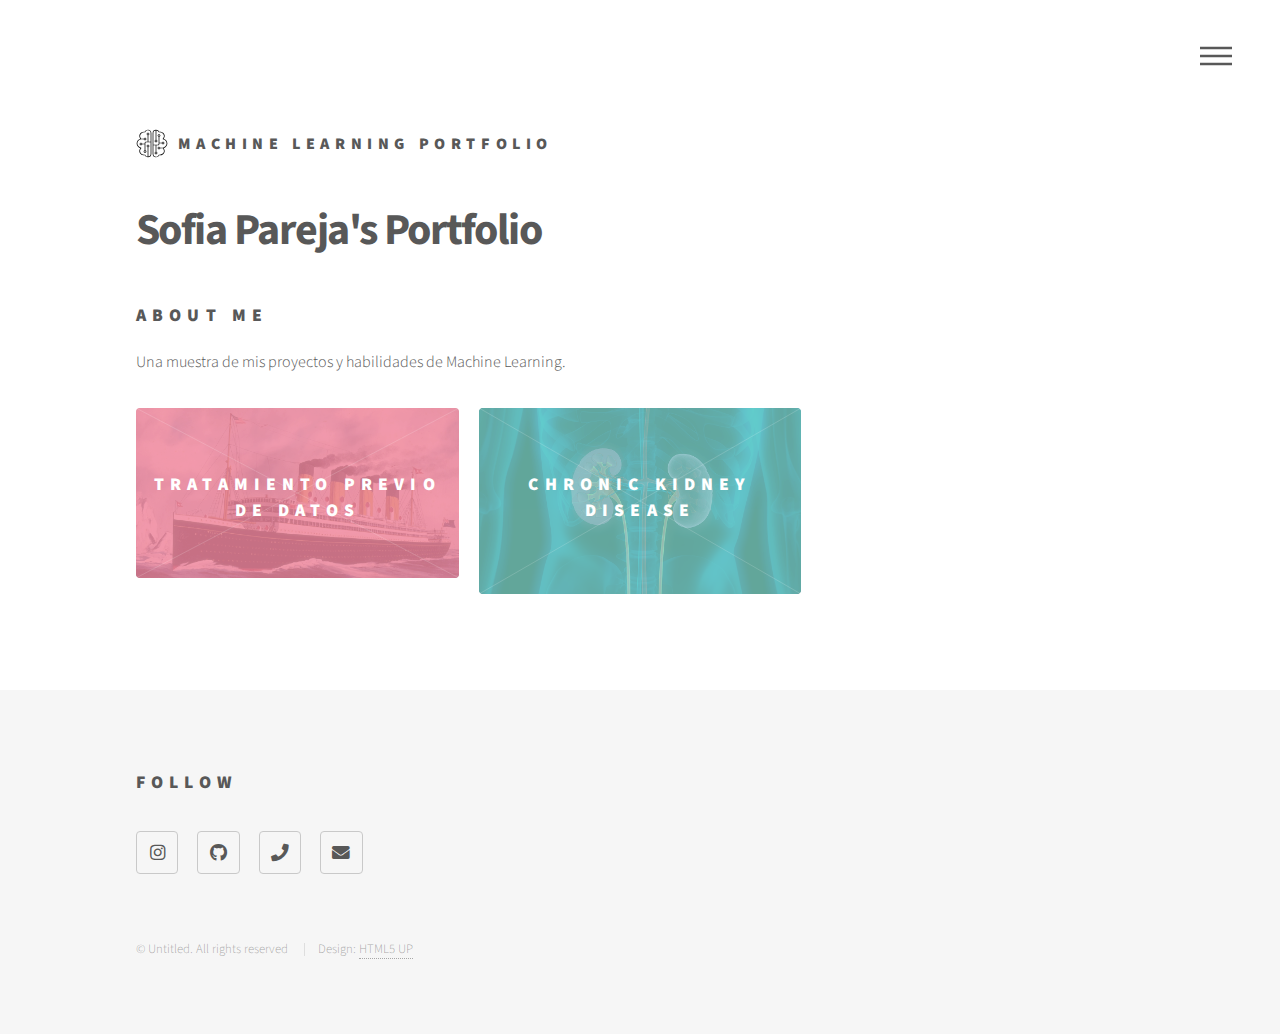
<file: index.html>
<!DOCTYPE HTML>
<!--
	Phantom by HTML5 UP
	html5up.net | @ajlkn
	Free for personal and commercial use under the CCA 3.0 license (html5up.net/license)
-->
<html>

<head>
	<title>Sofia's portfolio</title>
	<meta charset="utf-8" />
	<meta name="viewport" content="width=device-width, initial-scale=1, user-scalable=no" />
	<link rel="stylesheet" href="assets/css/main.css" />
	<noscript>
		<link rel="stylesheet" href="assets/css/noscript.css" />
	</noscript>
</head>

<body class="is-preload">
	<!-- Wrapper -->
	<div id="wrapper">

		<!-- Header -->
		<header id="header">
			<div class="inner">

				<!-- Logo -->
				<a href="index.html" class="logo">
					<span class="symbol"><img src="images/Ml.svg" alt="" /></span><span class="title">Machine Learning
						Portfolio</span>
				</a>

				<!-- Nav -->
				<nav>
					<ul>
						<li><a href="#menu">Menu</a></li>
					</ul>
				</nav>

			</div>
		</header>

		<!-- Menu -->
		<nav id="menu">
			<h2>Menu</h2>
			<ul>
				<li><a href="index.html">Home</a></li>
				<li><a href="datapreprocessing.html">Procesamiento previo de datos</a></li>
				<!-- <li><a href="linearregression.html">Regresion Lineaar</a></li> -->
				<li><a href="CKD.html">Chcronic Kidney Disease</a></li>
				<!-- <li><a href="elements.html">Elements</a></li> -->
			</ul>
		</nav>

		<!-- Main -->
		<div id="main">
			<div class="inner">
				<header>
					<h1>Sofia Pareja's Portfolio</h1>
					<h2>About me</h2>
					<p>Una muestra de mis proyectos y habilidades de Machine Learning.</p>
				</header>
				<section class="tiles">
					<article class="style1">
						<span class="image">
							<img src="images/titanic.jpeg" alt="" />
						</span>
						<a href="datapreprocessing.html">
							<h2>Tratamiento previo de datos</h2>
							<div class="content">
								<p>Ejemplo de como realizar el tratamiento previo de los datos.</p>
							</div>
						</a>
					</article>
					<!--  <article class="style2">
						<span class="image">
							<img src="images/pic02.jpg" alt="" />
						</span>
						<a href="linearregression.html">
							<h2>Regresion Linear</h2>
							<div class="content">
								<p>Analisis de dataset "Boston Housing" con Regresion Linear.</p>
							</div>
						</a>
					</article>-->

					<article class="style3">
						<span class="image">
							<img src="images/Chronic_Kidney_Disease.jpeg" alt="" />
						</span>
						<a href="CKD.html">
							<h2>Chronic Kidney Disease</h2>
							<div class="content">
								<p>Se utiliza los algoritmos KNN y Random Forest para la prediccion.</p>
							</div>
						</a>
					</article>



				</section>
			</div>
		</div>

		<!-- Footer -->
		<footer id="footer">
			<div class="inner">
				<section>
					<h2>Follow</h2>
					<ul class="icons">

						<li><a href="#" class="icon brands style2 fa-instagram"><span class="label">Linkedin</span></a>
						</li>
						<li><a href="#" class="icon brands style2 fa-github"><span class="label">GitHub</span></a></li>
						<li><a href="#" class="icon solid style2 fa-phone"><span class="label">Phone</span></a></li>
						<li><a href="#" class="icon solid style2 fa-envelope"><span class="label">Email</span></a></li>
					</ul>
				</section>
				<ul class="copyright">
					<li>&copy; Untitled. All rights reserved</li>
					<li>Design: <a href="http://html5up.net">HTML5 UP</a></li>
				</ul>
			</div>
		</footer>

	</div>

	<!-- Scripts -->
	<script src="assets/js/jquery.min.js"></script>
	<script src="assets/js/browser.min.js"></script>
	<script src="assets/js/breakpoints.min.js"></script>
	<script src="assets/js/util.js"></script>
	<script src="assets/js/main.js"></script>

</body>

</html>
</file>
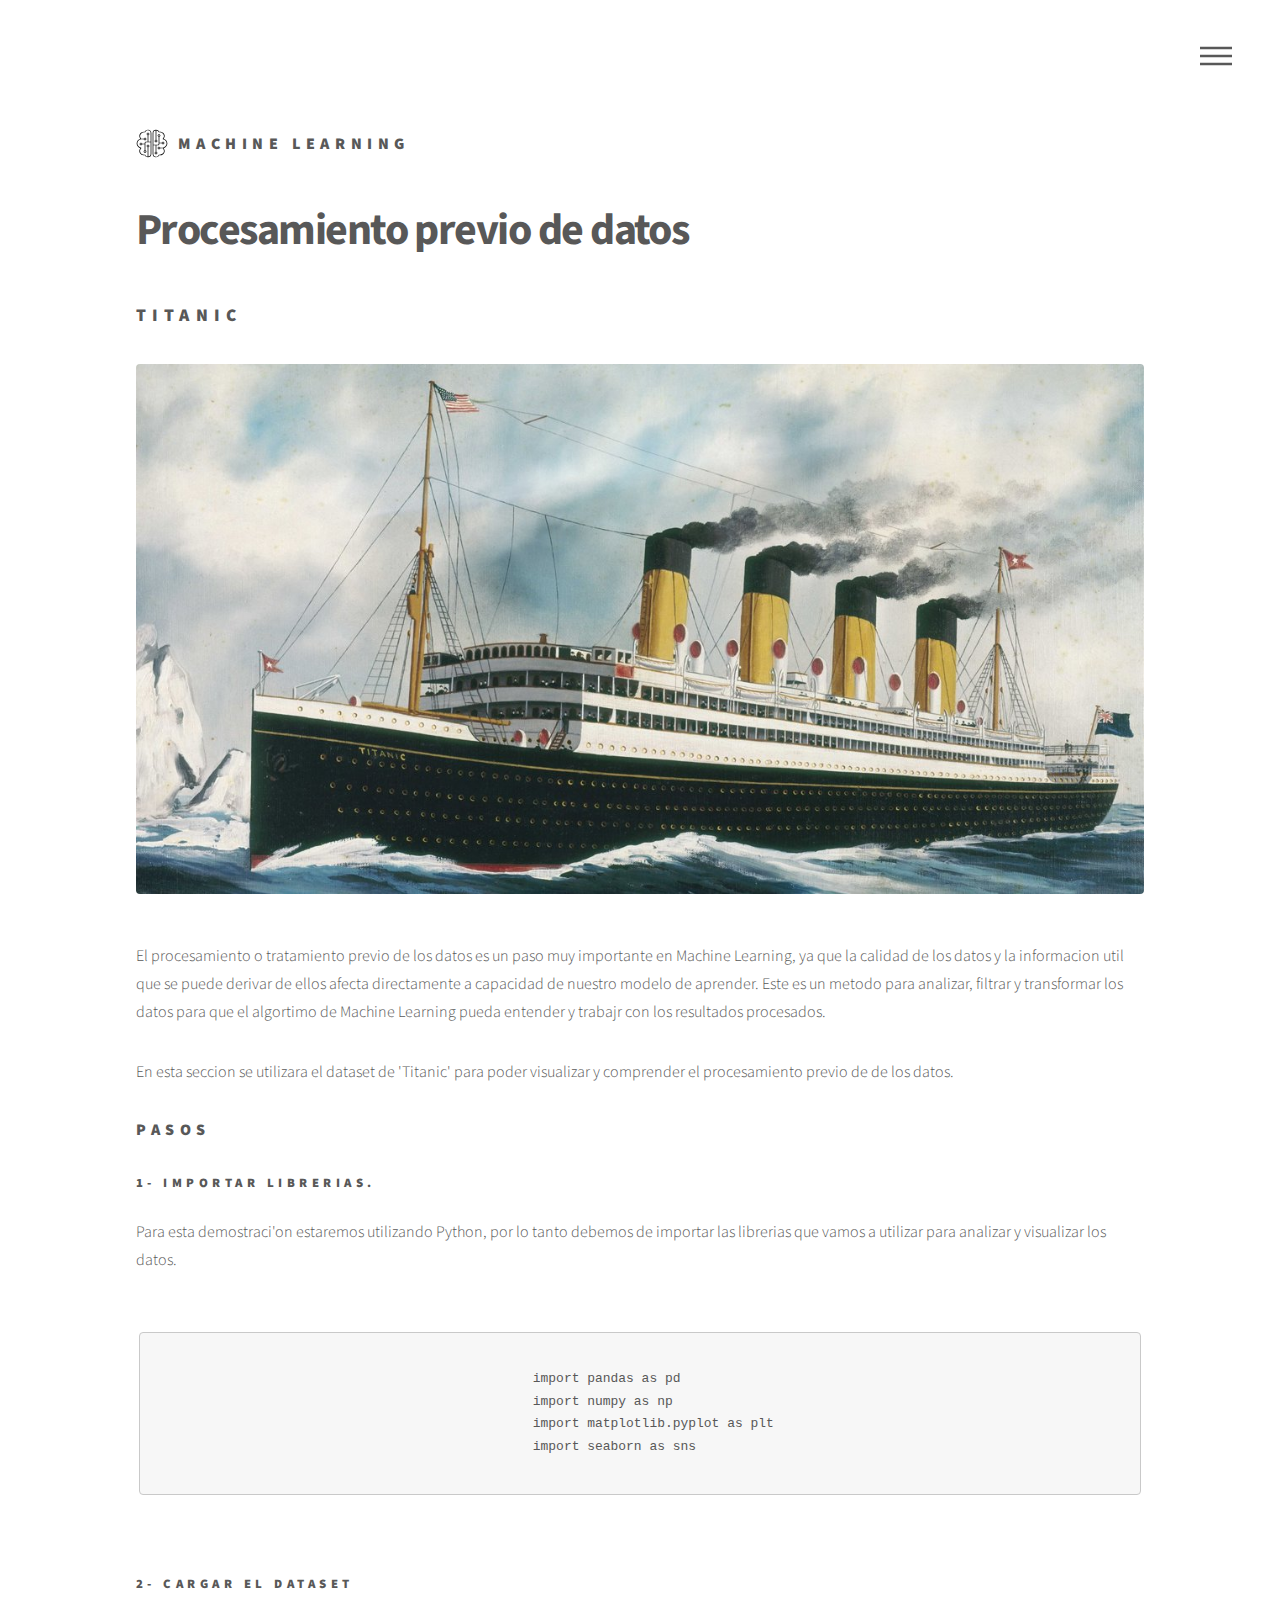
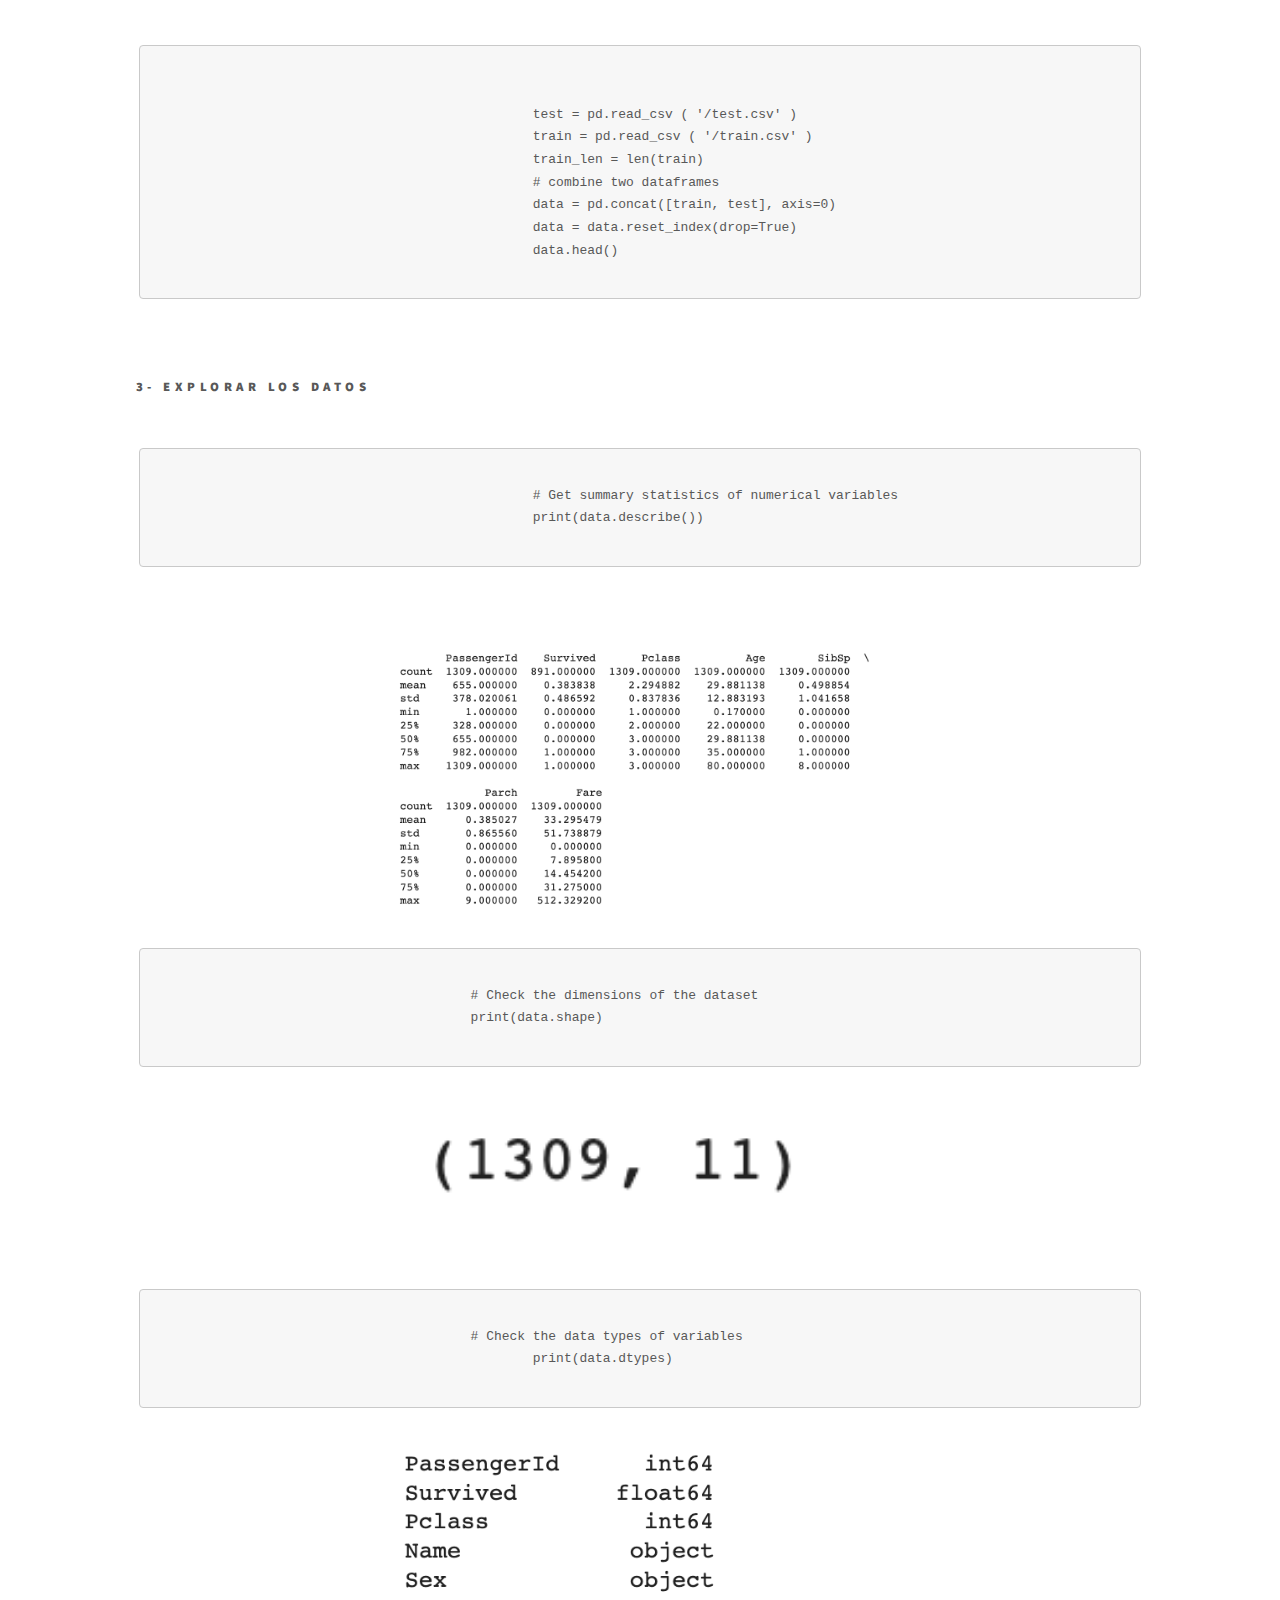
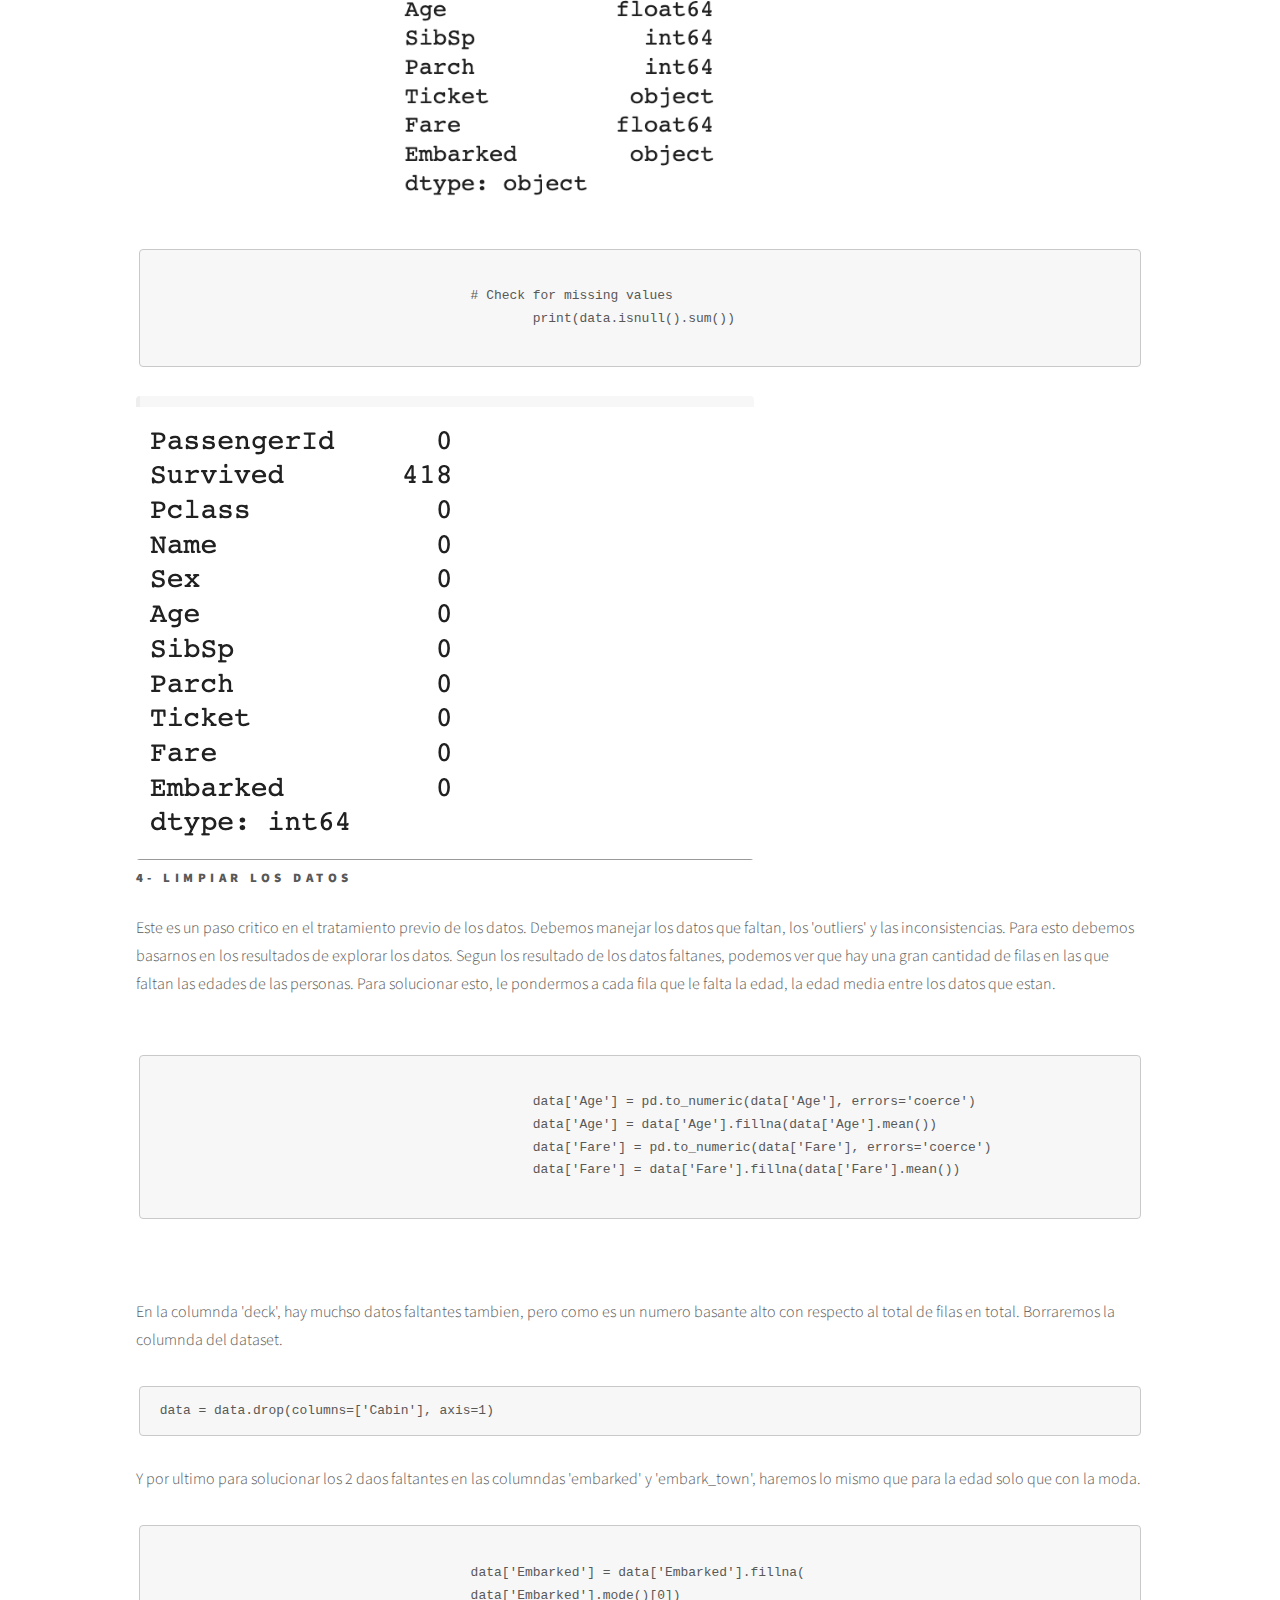
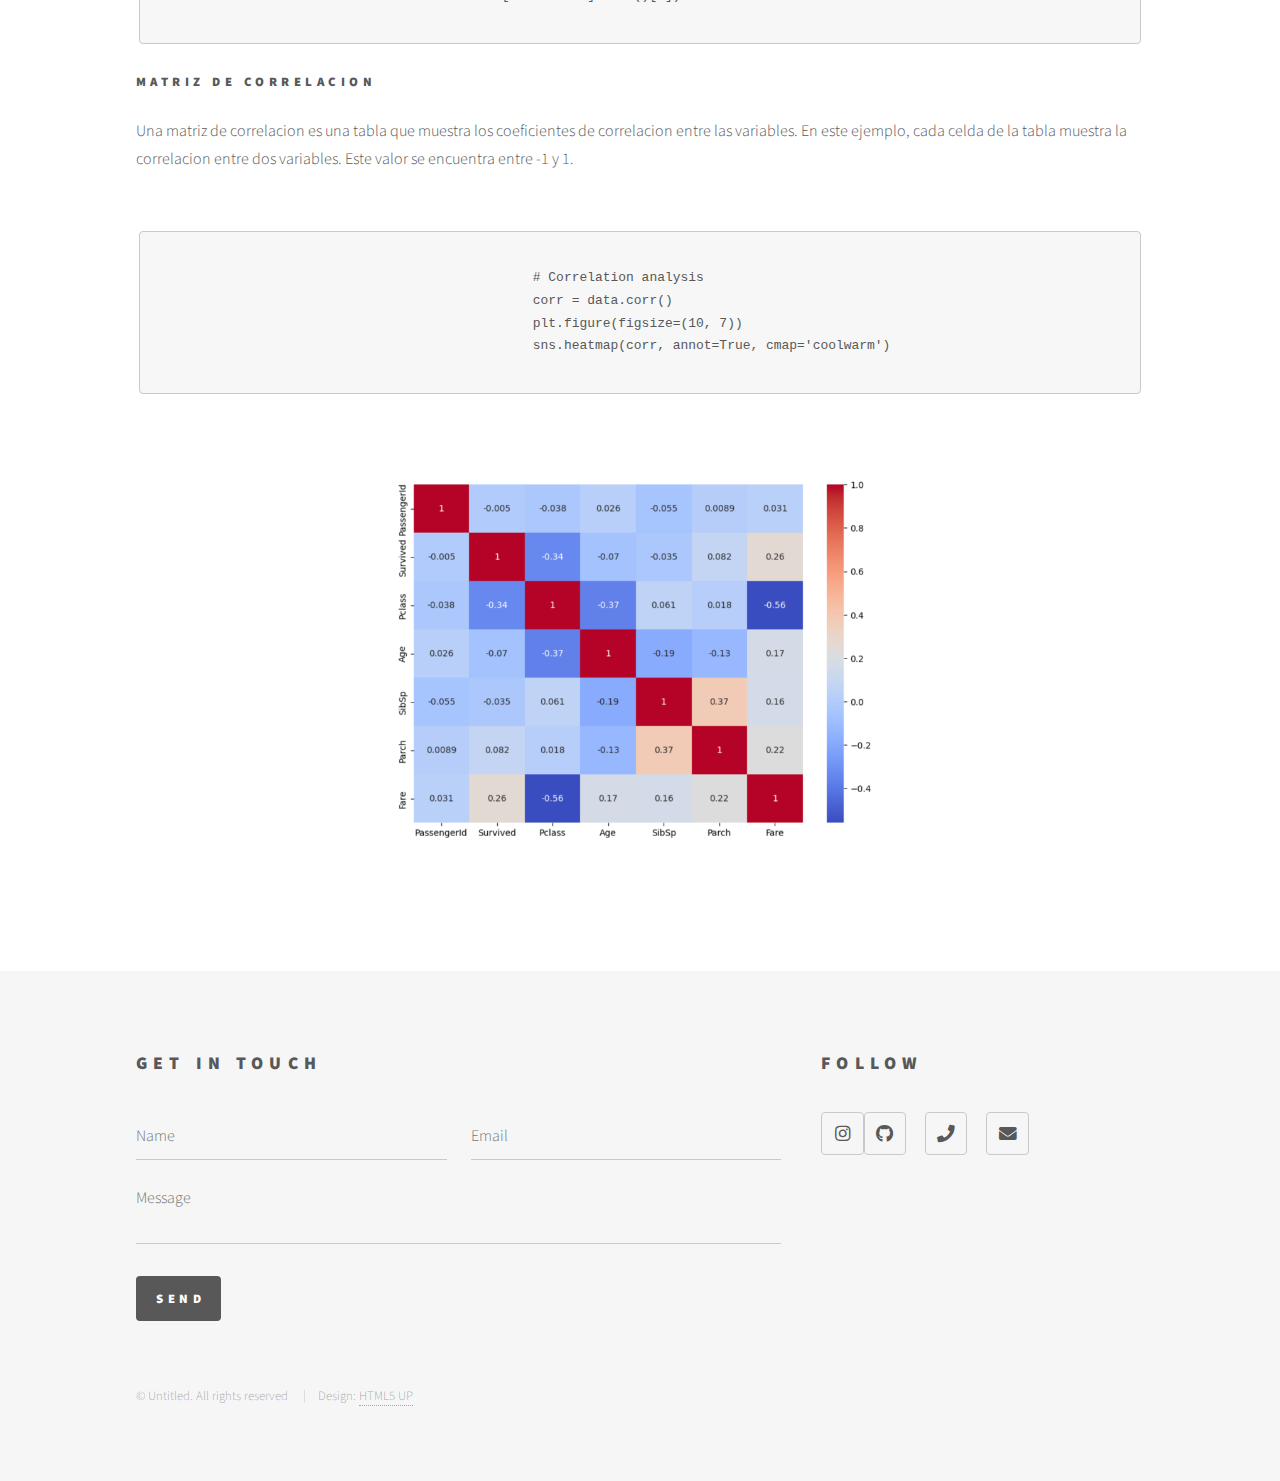
<file: datapreprocessing.html>
<!DOCTYPE HTML>
<!--
	Phantom by HTML5 UP
	html5up.net | @ajlkn
	Free for personal and commercial use under the CCA 3.0 license (html5up.net/license)
-->
<html>

<head>
	<title>Procesamiento previo de datos</title>
	<meta charset="utf-8" />
	<meta name="viewport" content="width=device-width, initial-scale=1, user-scalable=no" />
	<link rel="stylesheet" href="assets/css/main.css" />
	<noscript>
		<link rel="stylesheet" href="assets/css/noscript.css" />
	</noscript>
</head>

<body class="is-preload">
	<!-- Wrapper -->
	<div id="wrapper">

		<!-- Header -->
		<header id="header">
			<div class="inner">

				<!-- Logo -->
				<a href="index.html" class="logo">
					<span class="symbol"><img src="images/Ml.svg" alt="" /></span><span class="title">Machine
						Learning</span>
				</a>

				<!-- Nav -->
				<nav>
					<ul>
						<li><a href="#menu">Menu</a></li>
					</ul>
				</nav>

			</div>
		</header>

		<!-- Menu -->
		<nav id="menu">
			<h2>Menu</h2>
			<ul>
				<li><a href="index.html">Home</a></li>
				<li><a href="datapreprocessing.html">Procesamiento previo de datos</a></li>
				<!-- <li><a href="linearregression.html">Regresion Linear</a></li> -->
				<li><a href="CKD.html"> Chronic Kidney Disease</a></li>
				<!-- <li><a href="elements.html">Elements</a></li> -->
			</ul>
		</nav>

		<!-- Main -->
		<div id="main">
			<div class="inner">
				<h1>Procesamiento previo de datos</h1>
				<h2>Titanic</h2>
				<span class="image main"><img src="images/titanic.jpeg" alt="" /></span>
				<p> El procesamiento o tratamiento previo de los datos es un paso muy importante en Machine Learning, ya
					que la calidad de los datos y la informacion
					util que se puede derivar de ellos afecta directamente a capacidad de nuestro modelo de aprender.
					Este es un metodo para analizar, filtrar y transformar los datos para que el algortimo de Machine
					Learning pueda entender y trabajr con los resultados procesados.
				</p>
				<p>En esta seccion se utilizara el dataset de 'Titanic' para poder visualizar y comprender el
					procesamiento previo de de los datos. </p>
				<h3>Pasos</h3>
				<h4>1- Importar librerias.</h4>
				<p>Para esta demostraci'on estaremos utilizando Python, por lo tanto debemos de importar las librerias
					que vamos a utilizar para analizar y visualizar los datos.</p>
				<pre>
					<code>
						import pandas as pd
						import numpy as np
						import matplotlib.pyplot as plt
						import seaborn as sns
					</code>
				</pre>
				<h4>2- Cargar el dataset</h4>
				<pre>
					<code>
						
						test = pd.read_csv ( '/test.csv' ) 
						train = pd.read_csv ( '/train.csv' ) 
						train_len = len(train)
						# combine two dataframes
						data = pd.concat([train, test], axis=0)
						data = data.reset_index(drop=True)
						data.head()
					</code>
				</pre>
				<h4>3- Explorar los datos</h4>
				<pre>
					<code>
						# Get summary statistics of numerical variables
						print(data.describe())
					</code>
				</pre>
				<div class="col-2"><span class="image fit"><img src="images/data_describe.png" alt="" /></span></div>
				<pre><code>
					# Check the dimensions of the dataset
					print(data.shape)
				</code></pre>
				<div class="col-2"><span class="image fit"><img src="images/shape.png" alt="" /></span></div>
				<pre><code>
					# Check the data types of variables
						print(data.dtypes)
				</code></pre>
				<div class="col-2"><span class="image fit"><img src="images/columns_types.png" alt="" /></span></div>
				<pre><code>
					# Check for missing values
						print(data.isnull().sum())
				</code></pre>
				<span class="image "><img src="images/valores_null.png" alt="" /></span>
				<h4>4- Limpiar los datos</h4>
				<p>Este es un paso critico en el tratamiento previo de los datos. Debemos manejar los datos que faltan,
					los 'outliers' y las inconsistencias.
					Para esto debemos basarnos en los resultados de explorar los datos. Segun los resultado de los datos
					faltanes,
					podemos ver que hay una gran cantidad de filas en las que faltan las edades de las personas.
					Para solucionar esto, le pondermos a cada fila que le falta la edad, la edad media entre los datos
					que estan.
				</p>
				<pre>
					<code>
						data['Age'] = pd.to_numeric(data['Age'], errors='coerce')
						data['Age'] = data['Age'].fillna(data['Age'].mean())
						data['Fare'] = pd.to_numeric(data['Fare'], errors='coerce')
						data['Fare'] = data['Fare'].fillna(data['Fare'].mean())
					</code>
				</pre>
				<p>En la columnda 'deck', hay muchso datos faltantes tambien, pero como es un numero basante alto con
					respecto al total de filas en total.
					Borraremos la columnda del dataset.</p>
				<pre><code>data = data.drop(columns=['Cabin'], axis=1)</code></pre>
				<p>Y por ultimo para solucionar los 2 daos faltantes en las columndas 'embarked' y 'embark_town',
					haremos lo mismo que para la edad solo que con la moda.</p>
				<pre><code>
					data['Embarked'] = data['Embarked'].fillna(
					data['Embarked'].mode()[0])
				</code></pre>
				<h4>Matriz de correlacion</h4>
				<p>Una matriz de correlacion es una tabla que muestra los coeficientes de correlacion entre las
					variables.
					En este ejemplo, cada celda de la tabla muestra la correlacion entre dos variables. Este valor se
					encuentra entre -1 y 1.
				</p>
				<pre>
					<code>
						# Correlation analysis
						corr = data.corr()
						plt.figure(figsize=(10, 7))
						sns.heatmap(corr, annot=True, cmap='coolwarm')
					</code>
				</pre>
				<div class="col-2"><span class="image fit"><img src="images/matriz_correlacion.png" alt="" /></span>
				</div>
			</div>
		</div>

		<!-- Footer -->
		<footer id="footer">
			<div class="inner">
				<section>
					<h2>Get in touch</h2>
					<form method="post" action="#">
						<div class="fields">
							<div class="field half">
								<input type="text" name="name" id="name" placeholder="Name" />
							</div>
							<div class="field half">
								<input type="email" name="email" id="email" placeholder="Email" />
							</div>
							<div class="field">
								<textarea name="message" id="message" placeholder="Message"></textarea>
							</div>
						</div>
						<ul class="actions">
							<li><input type="submit" value="Send" class="primary" /></li>
						</ul>
					</form>
				</section>
				<section>
					<h2>Follow</h2>
					<ul class="icons">

						</li>
						<li><a href="#" class="icon brands style2 fa-instagram"><span class="label">Linkedin</span></a>
						</li <li><a href="#" class="icon brands style2 fa-github"><span class="label">GitHub</span></a>
						</li>
						<li><a href="#" class="icon solid style2 fa-phone"><span class="label">Phone</span></a></li>
						<li><a href="#" class="icon solid style2 fa-envelope"><span class="label">Email</span></a></li>
					</ul>
				</section>
				<ul class="copyright">
					<li>&copy; Untitled. All rights reserved</li>
					<li>Design: <a href="http://html5up.net">HTML5 UP</a></li>
				</ul>
			</div>
		</footer>

	</div>

	<!-- Scripts -->
	<script src="assets/js/jquery.min.js"></script>
	<script src="assets/js/browser.min.js"></script>
	<script src="assets/js/breakpoints.min.js"></script>
	<script src="assets/js/util.js"></script>
	<script src="assets/js/main.js"></script>

</body>

</html>
</file>
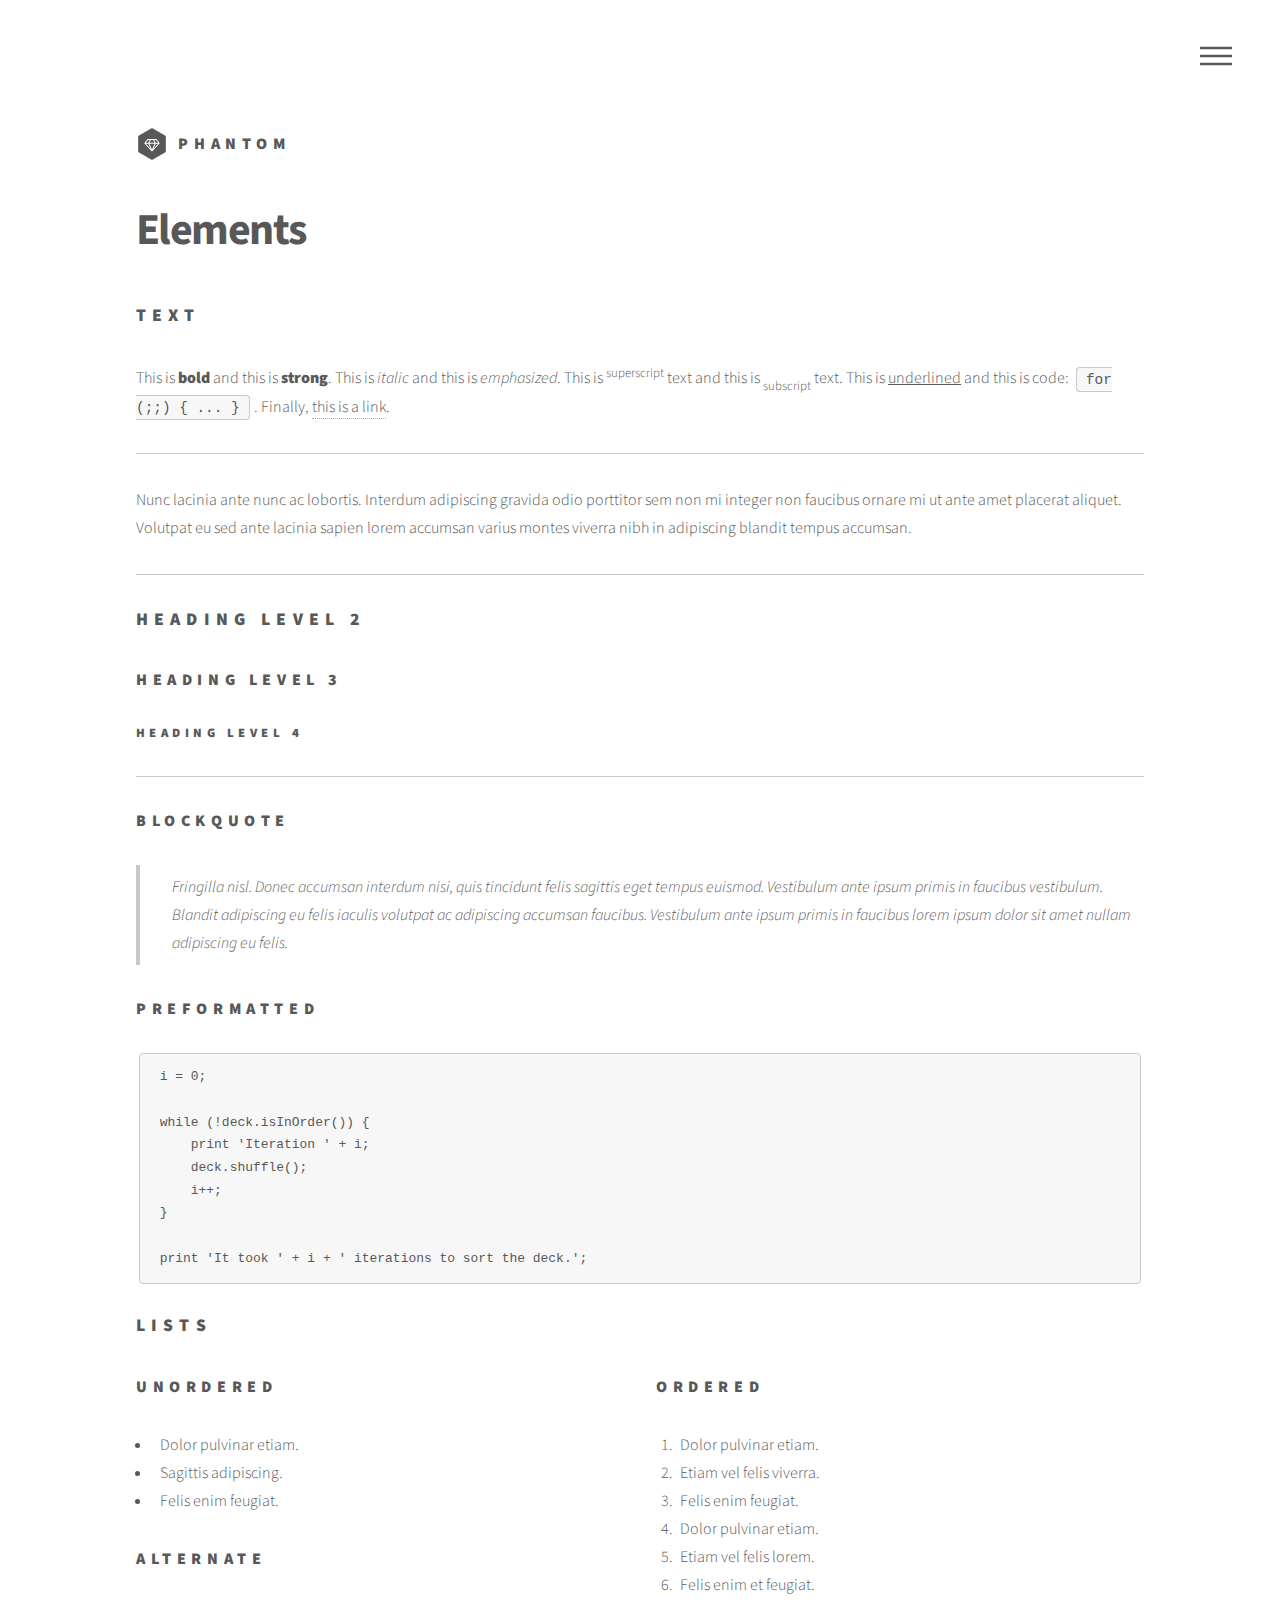
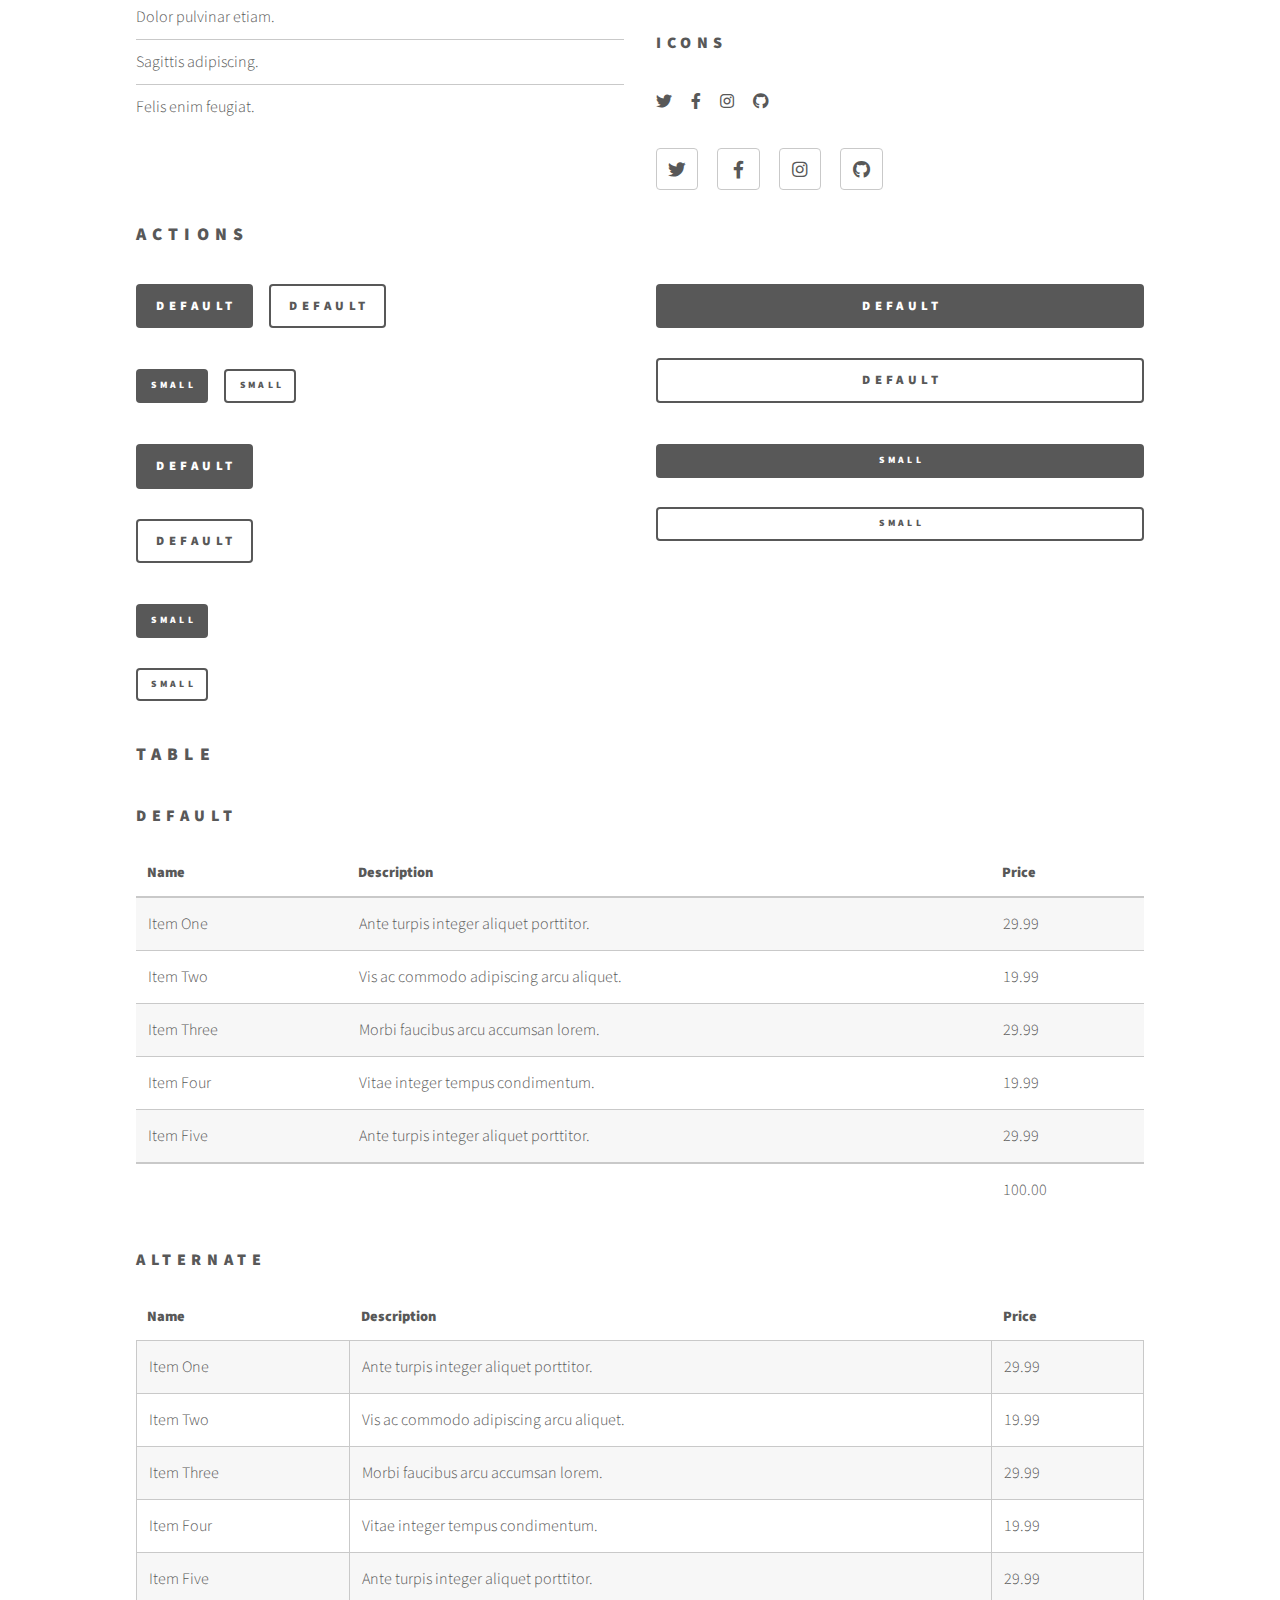
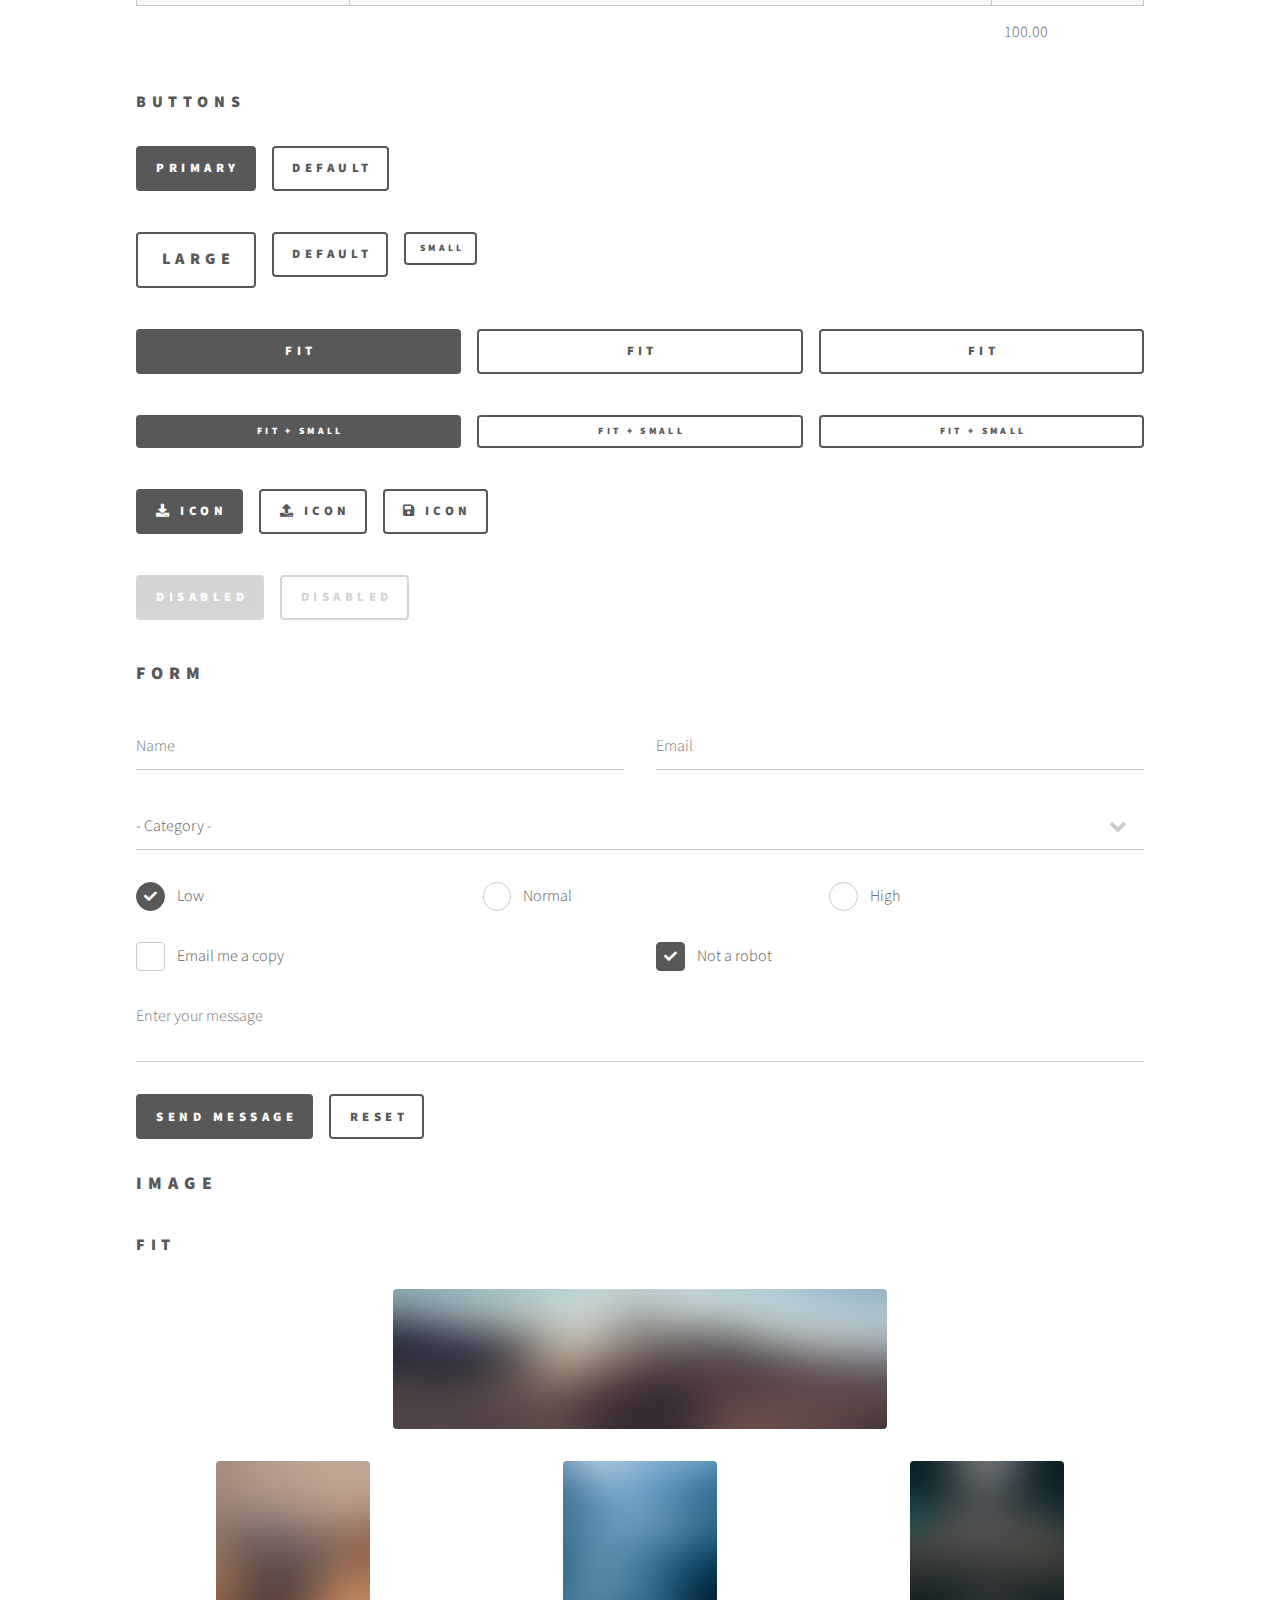
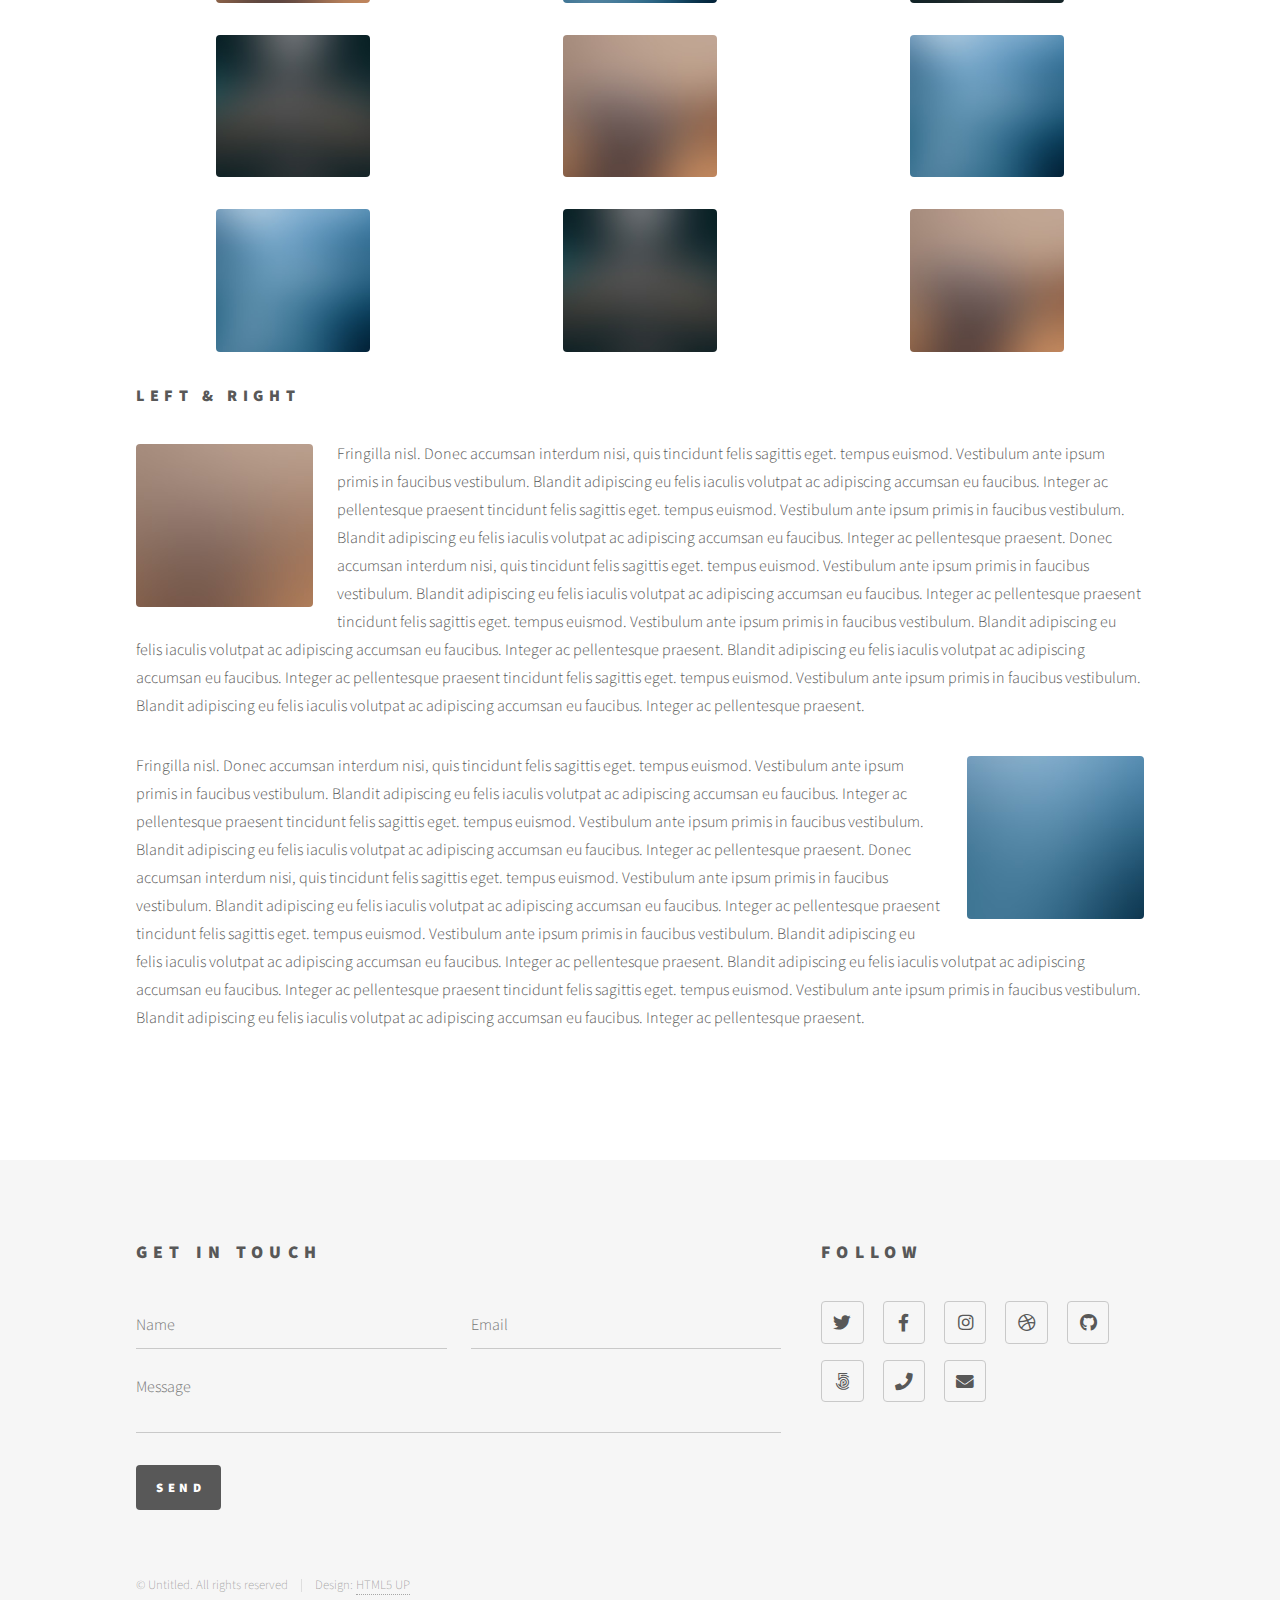
<file: elements.html>
<!DOCTYPE HTML>
<!--
	Phantom by HTML5 UP
	html5up.net | @ajlkn
	Free for personal and commercial use under the CCA 3.0 license (html5up.net/license)
-->
<html>
	<head>
		<title>Elements - Phantom by HTML5 UP</title>
		<meta charset="utf-8" />
		<meta name="viewport" content="width=device-width, initial-scale=1, user-scalable=no" />
		<link rel="stylesheet" href="assets/css/main.css" />
		<noscript><link rel="stylesheet" href="assets/css/noscript.css" /></noscript>
	</head>
	<body class="is-preload">
		<!-- Wrapper -->
			<div id="wrapper">

				<!-- Header -->
					<header id="header">
						<div class="inner">

							<!-- Logo -->
								<a href="index.html" class="logo">
									<span class="symbol"><img src="images/logo.svg" alt="" /></span><span class="title">Phantom</span>
								</a>

							<!-- Nav -->
								<nav>
									<ul>
										<li><a href="#menu">Menu</a></li>
									</ul>
								</nav>

						</div>
					</header>

				<!-- Menu -->
					<nav id="menu">
						<h2>Menu</h2>
						<ul>
							<li><a href="index.html">Home</a></li>
							<li><a href="generic.html">Ipsum veroeros</a></li>
							<li><a href="generic.html">Tempus etiam</a></li>
							<li><a href="generic.html">Consequat dolor</a></li>
							<li><a href="elements.html">Elements</a></li>
						</ul>
					</nav>

				<!-- Main -->
					<div id="main">
						<div class="inner">
							<h1>Elements</h1>

							<!-- Text -->
								<section>
									<h2>Text</h2>
									<p>This is <b>bold</b> and this is <strong>strong</strong>. This is <i>italic</i> and this is <em>emphasized</em>.
									This is <sup>superscript</sup> text and this is <sub>subscript</sub> text.
									This is <u>underlined</u> and this is code: <code>for (;;) { ... }</code>. Finally, <a href="#">this is a link</a>.</p>
									<hr />
									<p>Nunc lacinia ante nunc ac lobortis. Interdum adipiscing gravida odio porttitor sem non mi integer non faucibus ornare mi ut ante amet placerat aliquet. Volutpat eu sed ante lacinia sapien lorem accumsan varius montes viverra nibh in adipiscing blandit tempus accumsan.</p>
									<hr />
									<h2>Heading Level 2</h2>
									<h3>Heading Level 3</h3>
									<h4>Heading Level 4</h4>
									<hr />
									<h3>Blockquote</h3>
									<blockquote>Fringilla nisl. Donec accumsan interdum nisi, quis tincidunt felis sagittis eget tempus euismod. Vestibulum ante ipsum primis in faucibus vestibulum. Blandit adipiscing eu felis iaculis volutpat ac adipiscing accumsan faucibus. Vestibulum ante ipsum primis in faucibus lorem ipsum dolor sit amet nullam adipiscing eu felis.</blockquote>
									<h3>Preformatted</h3>
									<pre><code>i = 0;

while (!deck.isInOrder()) {
    print 'Iteration ' + i;
    deck.shuffle();
    i++;
}

print 'It took ' + i + ' iterations to sort the deck.';</code></pre>
								</section>

							<!-- Lists -->
								<section>
									<h2>Lists</h2>
									<div class="row">
										<div class="col-6 col-12-medium">
											<h3>Unordered</h3>
											<ul>
												<li>Dolor pulvinar etiam.</li>
												<li>Sagittis adipiscing.</li>
												<li>Felis enim feugiat.</li>
											</ul>
											<h3>Alternate</h3>
											<ul class="alt">
												<li>Dolor pulvinar etiam.</li>
												<li>Sagittis adipiscing.</li>
												<li>Felis enim feugiat.</li>
											</ul>
										</div>
										<div class="col-6 col-12-medium">
											<h3>Ordered</h3>
											<ol>
												<li>Dolor pulvinar etiam.</li>
												<li>Etiam vel felis viverra.</li>
												<li>Felis enim feugiat.</li>
												<li>Dolor pulvinar etiam.</li>
												<li>Etiam vel felis lorem.</li>
												<li>Felis enim et feugiat.</li>
											</ol>
											<h3>Icons</h3>
											<ul class="icons">
												<li><a href="#" class="icon brands style1 fa-twitter"><span class="label">Twitter</span></a></li>
												<li><a href="#" class="icon brands style1 fa-facebook-f"><span class="label">Facebook</span></a></li>
												<li><a href="#" class="icon brands style1 fa-instagram"><span class="label">Instagram</span></a></li>
												<li><a href="#" class="icon brands style1 fa-github"><span class="label">Github</span></a></li>
											</ul>
											<ul class="icons">
												<li><a href="#" class="icon brands style2 fa-twitter"><span class="label">Twitter</span></a></li>
												<li><a href="#" class="icon brands style2 fa-facebook-f"><span class="label">Facebook</span></a></li>
												<li><a href="#" class="icon brands style2 fa-instagram"><span class="label">Instagram</span></a></li>
												<li><a href="#" class="icon brands style2 fa-github"><span class="label">Github</span></a></li>
											</ul>
										</div>
									</div>
									<h2>Actions</h2>
									<div class="row">
										<div class="col-6 col-12-medium">
											<ul class="actions">
												<li><a href="#" class="button primary">Default</a></li>
												<li><a href="#" class="button">Default</a></li>
											</ul>
											<ul class="actions small">
												<li><a href="#" class="button primary small">Small</a></li>
												<li><a href="#" class="button small">Small</a></li>
											</ul>
											<ul class="actions stacked">
												<li><a href="#" class="button primary">Default</a></li>
												<li><a href="#" class="button">Default</a></li>
											</ul>
											<ul class="actions stacked">
												<li><a href="#" class="button primary small">Small</a></li>
												<li><a href="#" class="button small">Small</a></li>
											</ul>
										</div>
										<div class="col-6 col-12-medium">
											<ul class="actions stacked">
												<li><a href="#" class="button primary fit">Default</a></li>
												<li><a href="#" class="button fit">Default</a></li>
											</ul>
											<ul class="actions stacked">
												<li><a href="#" class="button primary small fit">Small</a></li>
												<li><a href="#" class="button small fit">Small</a></li>
											</ul>
										</div>
									</div>
								</section>

							<!-- Table -->
								<section>
									<h2>Table</h2>
									<h3>Default</h3>
									<div class="table-wrapper">
										<table>
											<thead>
												<tr>
													<th>Name</th>
													<th>Description</th>
													<th>Price</th>
												</tr>
											</thead>
											<tbody>
												<tr>
													<td>Item One</td>
													<td>Ante turpis integer aliquet porttitor.</td>
													<td>29.99</td>
												</tr>
												<tr>
													<td>Item Two</td>
													<td>Vis ac commodo adipiscing arcu aliquet.</td>
													<td>19.99</td>
												</tr>
												<tr>
													<td>Item Three</td>
													<td> Morbi faucibus arcu accumsan lorem.</td>
													<td>29.99</td>
												</tr>
												<tr>
													<td>Item Four</td>
													<td>Vitae integer tempus condimentum.</td>
													<td>19.99</td>
												</tr>
												<tr>
													<td>Item Five</td>
													<td>Ante turpis integer aliquet porttitor.</td>
													<td>29.99</td>
												</tr>
											</tbody>
											<tfoot>
												<tr>
													<td colspan="2"></td>
													<td>100.00</td>
												</tr>
											</tfoot>
										</table>
									</div>

									<h3>Alternate</h3>
									<div class="table-wrapper">
										<table class="alt">
											<thead>
												<tr>
													<th>Name</th>
													<th>Description</th>
													<th>Price</th>
												</tr>
											</thead>
											<tbody>
												<tr>
													<td>Item One</td>
													<td>Ante turpis integer aliquet porttitor.</td>
													<td>29.99</td>
												</tr>
												<tr>
													<td>Item Two</td>
													<td>Vis ac commodo adipiscing arcu aliquet.</td>
													<td>19.99</td>
												</tr>
												<tr>
													<td>Item Three</td>
													<td> Morbi faucibus arcu accumsan lorem.</td>
													<td>29.99</td>
												</tr>
												<tr>
													<td>Item Four</td>
													<td>Vitae integer tempus condimentum.</td>
													<td>19.99</td>
												</tr>
												<tr>
													<td>Item Five</td>
													<td>Ante turpis integer aliquet porttitor.</td>
													<td>29.99</td>
												</tr>
											</tbody>
											<tfoot>
												<tr>
													<td colspan="2"></td>
													<td>100.00</td>
												</tr>
											</tfoot>
										</table>
									</div>
								</section>

							<!-- Buttons -->
								<section>
									<h3>Buttons</h3>
									<ul class="actions">
										<li><a href="#" class="button primary">Primary</a></li>
										<li><a href="#" class="button">Default</a></li>
									</ul>
									<ul class="actions">
										<li><a href="#" class="button large">Large</a></li>
										<li><a href="#" class="button">Default</a></li>
										<li><a href="#" class="button small">Small</a></li>
									</ul>
									<ul class="actions fit">
										<li><a href="#" class="button primary fit">Fit</a></li>
										<li><a href="#" class="button fit">Fit</a></li>
										<li><a href="#" class="button fit">Fit</a></li>
									</ul>
									<ul class="actions fit small">
										<li><a href="#" class="button primary fit small">Fit + Small</a></li>
										<li><a href="#" class="button fit small">Fit + Small</a></li>
										<li><a href="#" class="button fit small">Fit + Small</a></li>
									</ul>
									<ul class="actions">
										<li><a href="#" class="button primary icon solid fa-download">Icon</a></li>
										<li><a href="#" class="button icon solid fa-upload">Icon</a></li>
										<li><a href="#" class="button icon solid fa-save">Icon</a></li>
									</ul>
									<ul class="actions">
										<li><span class="button primary disabled">Disabled</span></li>
										<li><span class="button disabled">Disabled</span></li>
									</ul>
								</section>

							<!-- Form -->
								<section>
									<h2>Form</h2>
									<form method="post" action="#">
										<div class="row gtr-uniform">
											<div class="col-6 col-12-xsmall">
												<input type="text" name="demo-name" id="demo-name" value="" placeholder="Name" />
											</div>
											<div class="col-6 col-12-xsmall">
												<input type="email" name="demo-email" id="demo-email" value="" placeholder="Email" />
											</div>
											<div class="col-12">
												<select name="demo-category" id="demo-category">
													<option value="">- Category -</option>
													<option value="1">Manufacturing</option>
													<option value="1">Shipping</option>
													<option value="1">Administration</option>
													<option value="1">Human Resources</option>
												</select>
											</div>
											<div class="col-4 col-12-small">
												<input type="radio" id="demo-priority-low" name="demo-priority" checked>
												<label for="demo-priority-low">Low</label>
											</div>
											<div class="col-4 col-12-small">
												<input type="radio" id="demo-priority-normal" name="demo-priority">
												<label for="demo-priority-normal">Normal</label>
											</div>
											<div class="col-4 col-12-small">
												<input type="radio" id="demo-priority-high" name="demo-priority">
												<label for="demo-priority-high">High</label>
											</div>
											<div class="col-6 col-12-small">
												<input type="checkbox" id="demo-copy" name="demo-copy">
												<label for="demo-copy">Email me a copy</label>
											</div>
											<div class="col-6 col-12-small">
												<input type="checkbox" id="demo-human" name="demo-human" checked>
												<label for="demo-human">Not a robot</label>
											</div>
											<div class="col-12">
												<textarea name="demo-message" id="demo-message" placeholder="Enter your message" rows="6"></textarea>
											</div>
											<div class="col-12">
												<ul class="actions">
													<li><input type="submit" value="Send Message" class="primary" /></li>
													<li><input type="reset" value="Reset" /></li>
												</ul>
											</div>
										</div>
									</form>
								</section>

							<!-- Image -->
								<section>
									<h2>Image</h2>
									<h3>Fit</h3>
									<div class="box alt">
										<div class="row gtr-uniform">
											<div class="col-12"><span class="image fit"><img src="images/pic13.jpg" alt="" /></span></div>
											<div class="col-4"><span class="image fit"><img src="images/pic01.jpg" alt="" /></span></div>
											<div class="col-4"><span class="image fit"><img src="images/pic02.jpg" alt="" /></span></div>
											<div class="col-4"><span class="image fit"><img src="images/pic03.jpg" alt="" /></span></div>
											<div class="col-4"><span class="image fit"><img src="images/pic03.jpg" alt="" /></span></div>
											<div class="col-4"><span class="image fit"><img src="images/pic01.jpg" alt="" /></span></div>
											<div class="col-4"><span class="image fit"><img src="images/pic02.jpg" alt="" /></span></div>
											<div class="col-4"><span class="image fit"><img src="images/pic02.jpg" alt="" /></span></div>
											<div class="col-4"><span class="image fit"><img src="images/pic03.jpg" alt="" /></span></div>
											<div class="col-4"><span class="image fit"><img src="images/pic01.jpg" alt="" /></span></div>
										</div>
									</div>
									<h3>Left &amp; Right</h3>
									<p><span class="image left"><img src="images/pic14.jpg" alt="" /></span>Fringilla nisl. Donec accumsan interdum nisi, quis tincidunt felis sagittis eget. tempus euismod. Vestibulum ante ipsum primis in faucibus vestibulum. Blandit adipiscing eu felis iaculis volutpat ac adipiscing accumsan eu faucibus. Integer ac pellentesque praesent tincidunt felis sagittis eget. tempus euismod. Vestibulum ante ipsum primis in faucibus vestibulum. Blandit adipiscing eu felis iaculis volutpat ac adipiscing accumsan eu faucibus. Integer ac pellentesque praesent. Donec accumsan interdum nisi, quis tincidunt felis sagittis eget. tempus euismod. Vestibulum ante ipsum primis in faucibus vestibulum. Blandit adipiscing eu felis iaculis volutpat ac adipiscing accumsan eu faucibus. Integer ac pellentesque praesent tincidunt felis sagittis eget. tempus euismod. Vestibulum ante ipsum primis in faucibus vestibulum. Blandit adipiscing eu felis iaculis volutpat ac adipiscing accumsan eu faucibus. Integer ac pellentesque praesent. Blandit adipiscing eu felis iaculis volutpat ac adipiscing accumsan eu faucibus. Integer ac pellentesque praesent tincidunt felis sagittis eget. tempus euismod. Vestibulum ante ipsum primis in faucibus vestibulum. Blandit adipiscing eu felis iaculis volutpat ac adipiscing accumsan eu faucibus. Integer ac pellentesque praesent.</p>
									<p><span class="image right"><img src="images/pic15.jpg" alt="" /></span>Fringilla nisl. Donec accumsan interdum nisi, quis tincidunt felis sagittis eget. tempus euismod. Vestibulum ante ipsum primis in faucibus vestibulum. Blandit adipiscing eu felis iaculis volutpat ac adipiscing accumsan eu faucibus. Integer ac pellentesque praesent tincidunt felis sagittis eget. tempus euismod. Vestibulum ante ipsum primis in faucibus vestibulum. Blandit adipiscing eu felis iaculis volutpat ac adipiscing accumsan eu faucibus. Integer ac pellentesque praesent. Donec accumsan interdum nisi, quis tincidunt felis sagittis eget. tempus euismod. Vestibulum ante ipsum primis in faucibus vestibulum. Blandit adipiscing eu felis iaculis volutpat ac adipiscing accumsan eu faucibus. Integer ac pellentesque praesent tincidunt felis sagittis eget. tempus euismod. Vestibulum ante ipsum primis in faucibus vestibulum. Blandit adipiscing eu felis iaculis volutpat ac adipiscing accumsan eu faucibus. Integer ac pellentesque praesent. Blandit adipiscing eu felis iaculis volutpat ac adipiscing accumsan eu faucibus. Integer ac pellentesque praesent tincidunt felis sagittis eget. tempus euismod. Vestibulum ante ipsum primis in faucibus vestibulum. Blandit adipiscing eu felis iaculis volutpat ac adipiscing accumsan eu faucibus. Integer ac pellentesque praesent.</p>
								</section>

						</div>
					</div>

				<!-- Footer -->
					<footer id="footer">
						<div class="inner">
							<section>
								<h2>Get in touch</h2>
								<form method="post" action="#">
									<div class="fields">
										<div class="field half">
											<input type="text" name="name" id="name" placeholder="Name" />
										</div>
										<div class="field half">
											<input type="email" name="email" id="email" placeholder="Email" />
										</div>
										<div class="field">
											<textarea name="message" id="message" placeholder="Message"></textarea>
										</div>
									</div>
									<ul class="actions">
										<li><input type="submit" value="Send" class="primary" /></li>
									</ul>
								</form>
							</section>
							<section>
								<h2>Follow</h2>
								<ul class="icons">
									<li><a href="#" class="icon brands style2 fa-twitter"><span class="label">Twitter</span></a></li>
									<li><a href="#" class="icon brands style2 fa-facebook-f"><span class="label">Facebook</span></a></li>
									<li><a href="#" class="icon brands style2 fa-instagram"><span class="label">Instagram</span></a></li>
									<li><a href="#" class="icon brands style2 fa-dribbble"><span class="label">Dribbble</span></a></li>
									<li><a href="#" class="icon brands style2 fa-github"><span class="label">GitHub</span></a></li>
									<li><a href="#" class="icon brands style2 fa-500px"><span class="label">500px</span></a></li>
									<li><a href="#" class="icon solid style2 fa-phone"><span class="label">Phone</span></a></li>
									<li><a href="#" class="icon solid style2 fa-envelope"><span class="label">Email</span></a></li>
								</ul>
							</section>
							<ul class="copyright">
								<li>&copy; Untitled. All rights reserved</li><li>Design: <a href="http://html5up.net">HTML5 UP</a></li>
							</ul>
						</div>
					</footer>

			</div>

		<!-- Scripts -->
			<script src="assets/js/jquery.min.js"></script>
			<script src="assets/js/browser.min.js"></script>
			<script src="assets/js/breakpoints.min.js"></script>
			<script src="assets/js/util.js"></script>
			<script src="assets/js/main.js"></script>

	</body>
</html>
</file>
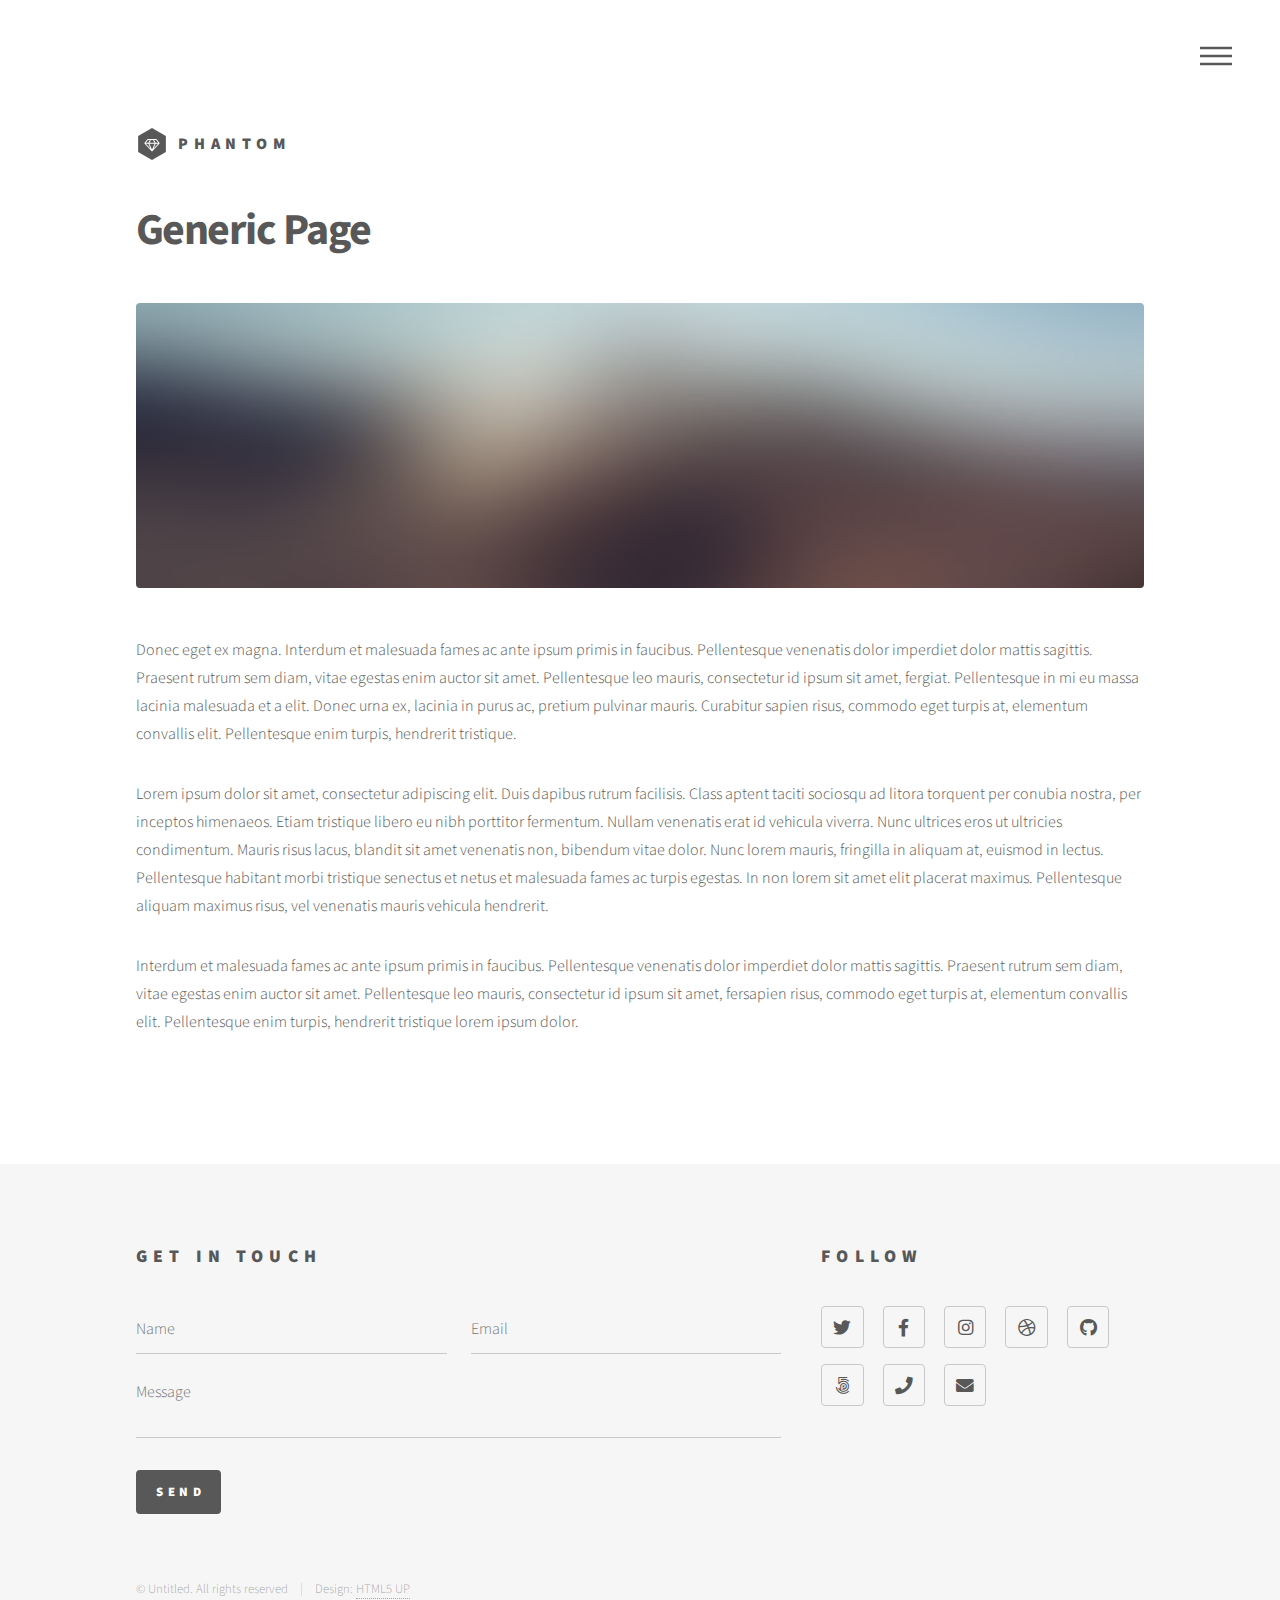
<file: generic.html>
<!DOCTYPE HTML>
<!--
	Phantom by HTML5 UP
	html5up.net | @ajlkn
	Free for personal and commercial use under the CCA 3.0 license (html5up.net/license)
-->
<html>
	<head>
		<title>Generic - Phantom by HTML5 UP</title>
		<meta charset="utf-8" />
		<meta name="viewport" content="width=device-width, initial-scale=1, user-scalable=no" />
		<link rel="stylesheet" href="assets/css/main.css" />
		<noscript><link rel="stylesheet" href="assets/css/noscript.css" /></noscript>
	</head>
	<body class="is-preload">
		<!-- Wrapper -->
			<div id="wrapper">

				<!-- Header -->
					<header id="header">
						<div class="inner">

							<!-- Logo -->
								<a href="index.html" class="logo">
									<span class="symbol"><img src="images/logo.svg" alt="" /></span><span class="title">Phantom</span>
								</a>

							<!-- Nav -->
								<nav>
									<ul>
										<li><a href="#menu">Menu</a></li>
									</ul>
								</nav>

						</div>
					</header>

				<!-- Menu -->
					<nav id="menu">
						<h2>Menu</h2>
						<ul>
							<li><a href="index.html">Home</a></li>
							<li><a href="generic.html">Ipsum veroeros</a></li>
							<li><a href="generic.html">Tempus etiam</a></li>
							<li><a href="generic.html">Consequat dolor</a></li>
							<li><a href="elements.html">Elements</a></li>
						</ul>
					</nav>

				<!-- Main -->
					<div id="main">
						<div class="inner">
							<h1>Generic Page</h1>
							<span class="image main"><img src="images/pic13.jpg" alt="" /></span>
							<p>Donec eget ex magna. Interdum et malesuada fames ac ante ipsum primis in faucibus. Pellentesque venenatis dolor imperdiet dolor mattis sagittis. Praesent rutrum sem diam, vitae egestas enim auctor sit amet. Pellentesque leo mauris, consectetur id ipsum sit amet, fergiat. Pellentesque in mi eu massa lacinia malesuada et a elit. Donec urna ex, lacinia in purus ac, pretium pulvinar mauris. Curabitur sapien risus, commodo eget turpis at, elementum convallis elit. Pellentesque enim turpis, hendrerit tristique.</p>
							<p>Lorem ipsum dolor sit amet, consectetur adipiscing elit. Duis dapibus rutrum facilisis. Class aptent taciti sociosqu ad litora torquent per conubia nostra, per inceptos himenaeos. Etiam tristique libero eu nibh porttitor fermentum. Nullam venenatis erat id vehicula viverra. Nunc ultrices eros ut ultricies condimentum. Mauris risus lacus, blandit sit amet venenatis non, bibendum vitae dolor. Nunc lorem mauris, fringilla in aliquam at, euismod in lectus. Pellentesque habitant morbi tristique senectus et netus et malesuada fames ac turpis egestas. In non lorem sit amet elit placerat maximus. Pellentesque aliquam maximus risus, vel venenatis mauris vehicula hendrerit.</p>
							<p>Interdum et malesuada fames ac ante ipsum primis in faucibus. Pellentesque venenatis dolor imperdiet dolor mattis sagittis. Praesent rutrum sem diam, vitae egestas enim auctor sit amet. Pellentesque leo mauris, consectetur id ipsum sit amet, fersapien risus, commodo eget turpis at, elementum convallis elit. Pellentesque enim turpis, hendrerit tristique lorem ipsum dolor.</p>
						</div>
					</div>

				<!-- Footer -->
					<footer id="footer">
						<div class="inner">
							<section>
								<h2>Get in touch</h2>
								<form method="post" action="#">
									<div class="fields">
										<div class="field half">
											<input type="text" name="name" id="name" placeholder="Name" />
										</div>
										<div class="field half">
											<input type="email" name="email" id="email" placeholder="Email" />
										</div>
										<div class="field">
											<textarea name="message" id="message" placeholder="Message"></textarea>
										</div>
									</div>
									<ul class="actions">
										<li><input type="submit" value="Send" class="primary" /></li>
									</ul>
								</form>
							</section>
							<section>
								<h2>Follow</h2>
								<ul class="icons">
									<li><a href="#" class="icon brands style2 fa-twitter"><span class="label">Twitter</span></a></li>
									<li><a href="#" class="icon brands style2 fa-facebook-f"><span class="label">Facebook</span></a></li>
									<li><a href="#" class="icon brands style2 fa-instagram"><span class="label">Instagram</span></a></li>
									<li><a href="#" class="icon brands style2 fa-dribbble"><span class="label">Dribbble</span></a></li>
									<li><a href="#" class="icon brands style2 fa-github"><span class="label">GitHub</span></a></li>
									<li><a href="#" class="icon brands style2 fa-500px"><span class="label">500px</span></a></li>
									<li><a href="#" class="icon solid style2 fa-phone"><span class="label">Phone</span></a></li>
									<li><a href="#" class="icon solid style2 fa-envelope"><span class="label">Email</span></a></li>
								</ul>
							</section>
							<ul class="copyright">
								<li>&copy; Untitled. All rights reserved</li><li>Design: <a href="http://html5up.net">HTML5 UP</a></li>
							</ul>
						</div>
					</footer>

			</div>

		<!-- Scripts -->
			<script src="assets/js/jquery.min.js"></script>
			<script src="assets/js/browser.min.js"></script>
			<script src="assets/js/breakpoints.min.js"></script>
			<script src="assets/js/util.js"></script>
			<script src="assets/js/main.js"></script>

	</body>
</html>
</file>
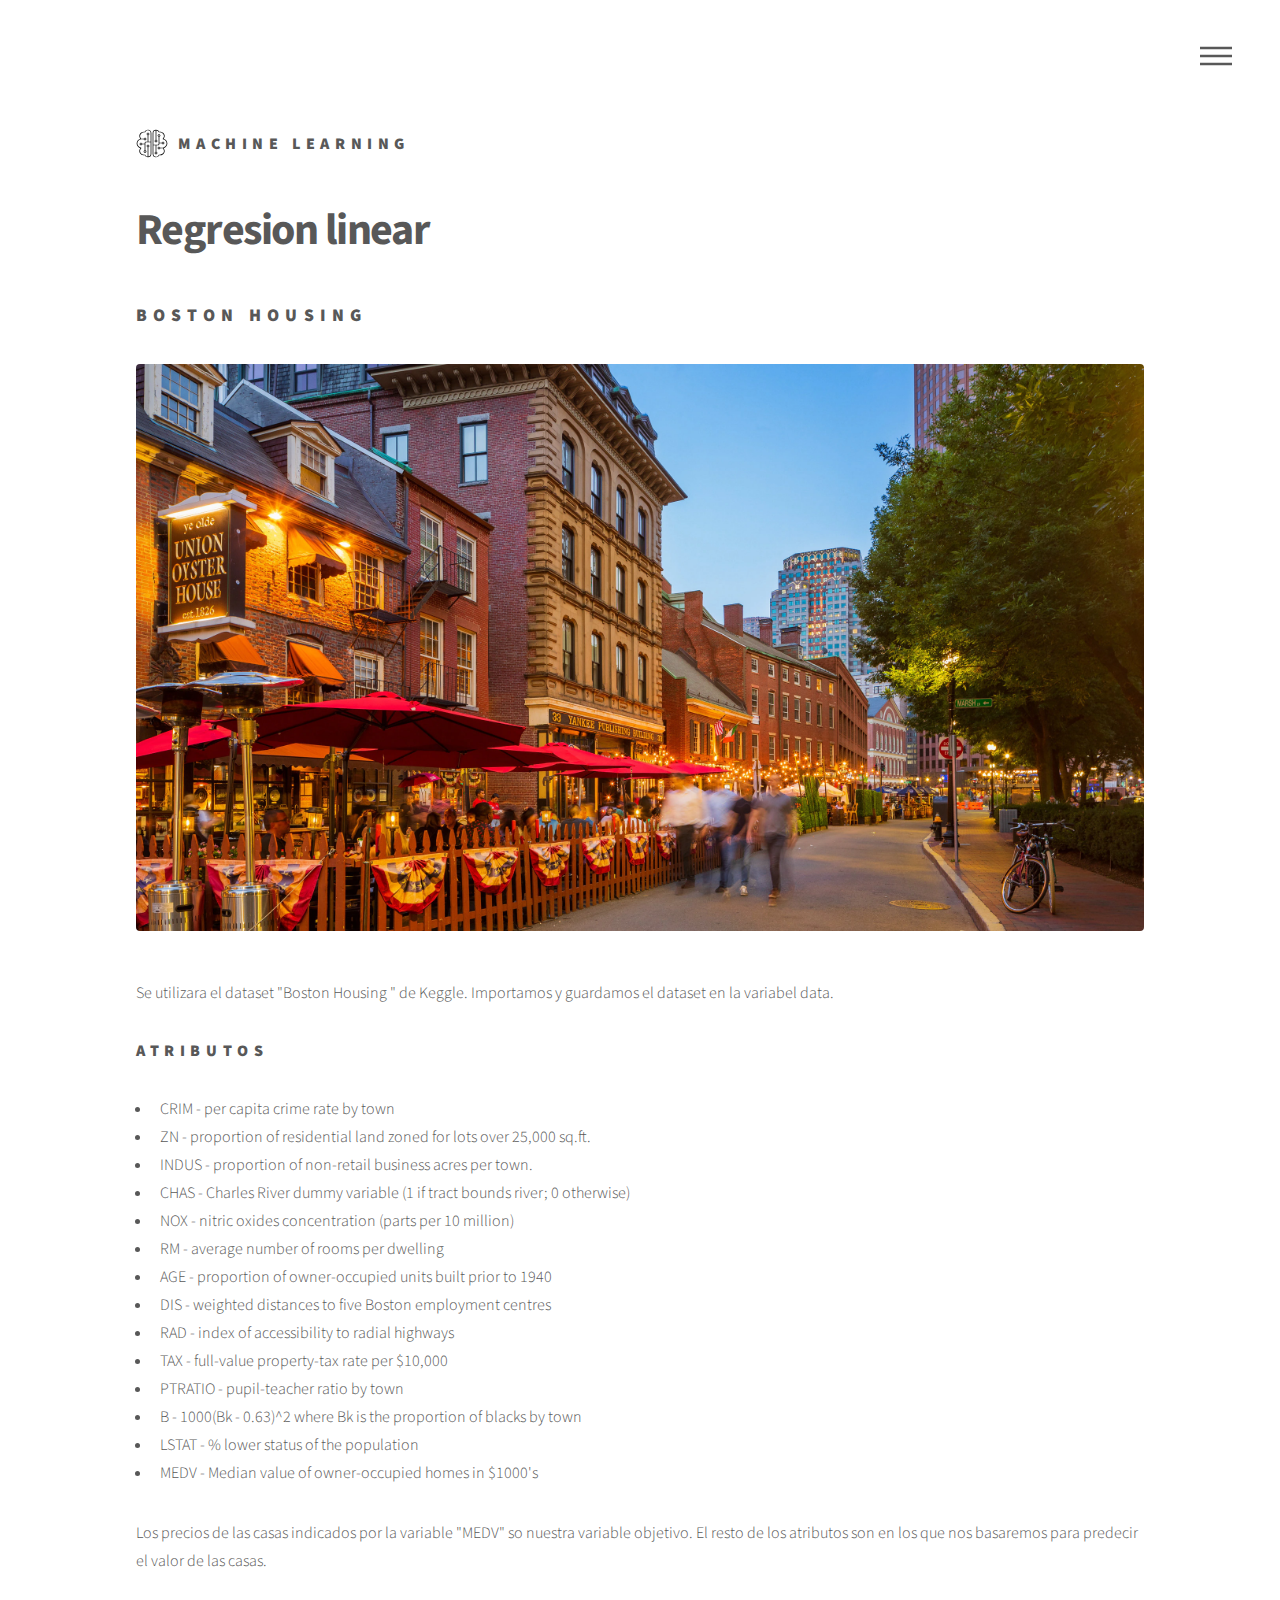
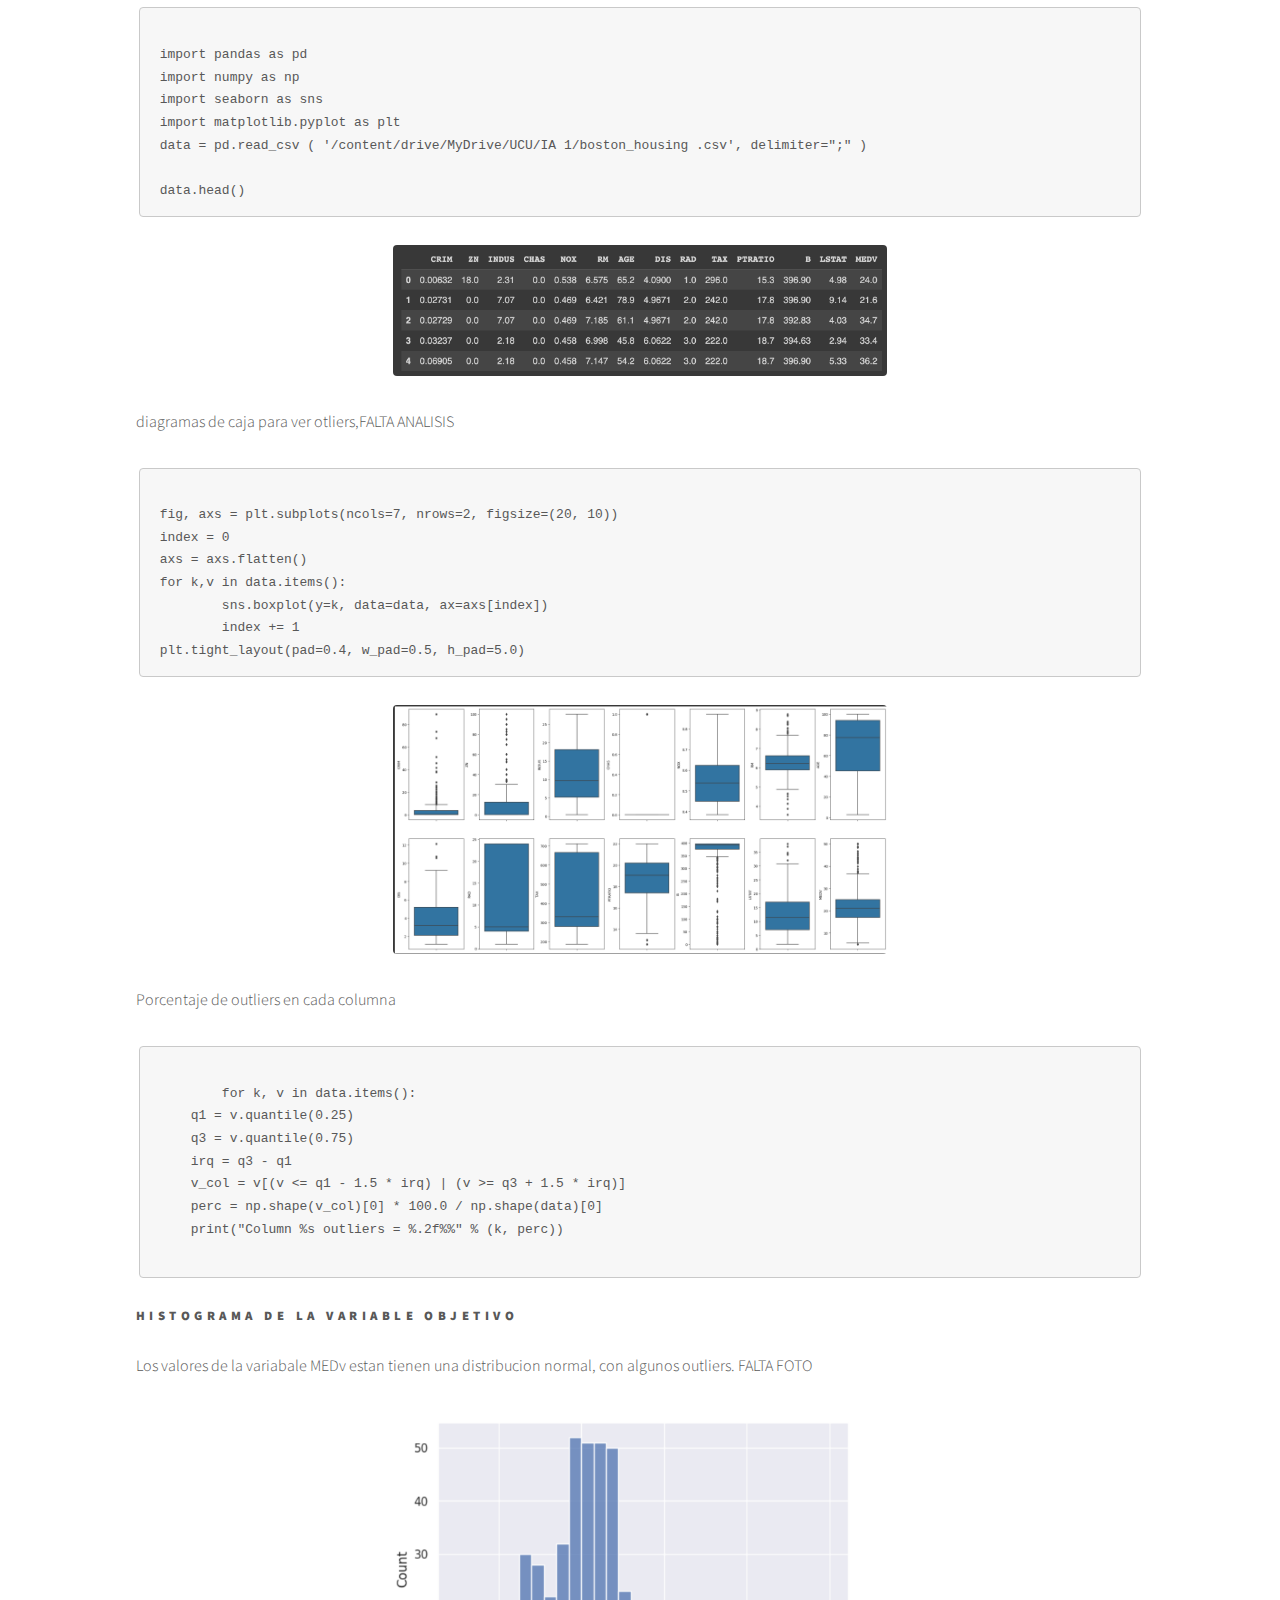
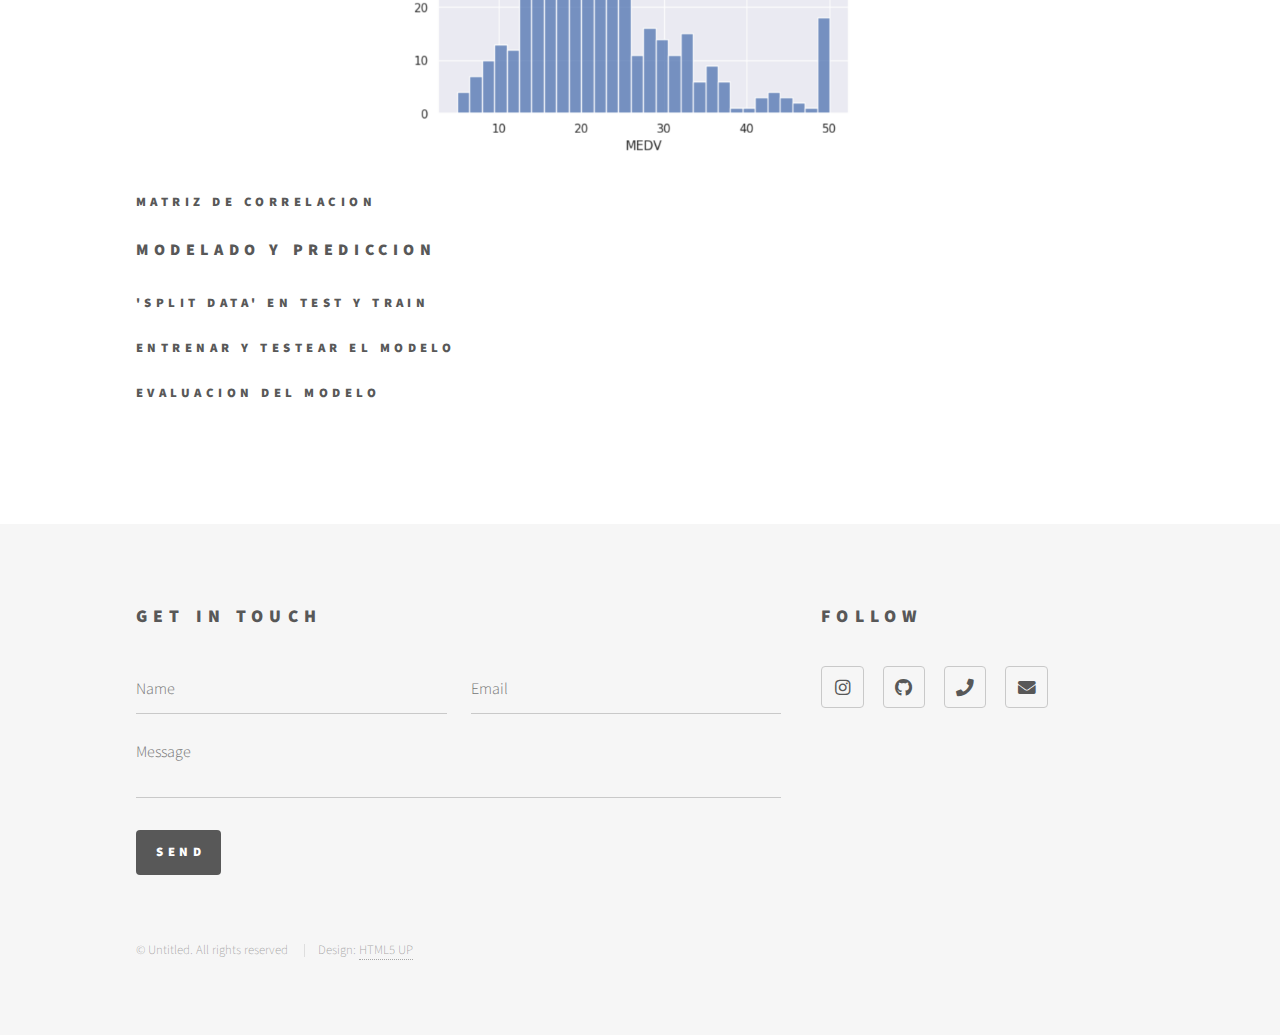
<file: linearregression.html>
<!DOCTYPE HTML>
<!--
	Phantom by HTML5 UP
	html5up.net | @ajlkn
	Free for personal and commercial use under the CCA 3.0 license (html5up.net/license)
-->
<html>

<head>
	<title>Linear Regression</title>
	<meta charset="utf-8" />
	<meta name="viewport" content="width=device-width, initial-scale=1, user-scalable=no" />
	<link rel="stylesheet" href="assets/css/main.css" />
	<noscript>
		<link rel="stylesheet" href="assets/css/noscript.css" />
	</noscript>
</head>

<body class="is-preload">
	<!-- Wrapper -->
	<div id="wrapper">

		<!-- Header -->
		<header id="header">
			<div class="inner">

				<!-- Logo -->
				<a href="index.html" class="logo">
					<span class="symbol"><img src="images/Ml.svg" alt="" /></span><span class="title">Machine
						Learning</span>
				</a>

				<!-- Nav -->
				<nav>
					<ul>
						<li><a href="#menu">Menu</a></li>
					</ul>
				</nav>

			</div>
		</header>

		<!-- Menu -->
		<nav id="menu">
			<h2>Menu</h2>
			<ul>
				<li><a href="index.html">Home</a></li>
				<li><a href="generic.html">Procesamiento previo de datos</a></li>
				<li><a href="generic.html">Regresion Linear</a></li>
				<li><a href="generic.html">Consequat dolor</a></li>
				<li><a href="elements.html">Elements</a></li>
			</ul>
		</nav>

		<!-- Main -->
		<div id="main">
			<div class="inner">
				<h1>Regresion linear</h1>
				<h2>Boston Housing</h2>
				<span class="image main"><img src="images/boston.webp" alt="" /></span>
				<p>Se utilizara el dataset "Boston Housing " de Keggle.
					Importamos y guardamos el dataset en la variabel data.
				</p>
				<div class="col-6 col-12-medium">
					<h3>Atributos</h3>
					<ul>
						<li>CRIM - per capita crime rate by town</li>
						<li>ZN - proportion of residential land zoned for lots over 25,000 sq.ft.</li>
						<li>INDUS - proportion of non-retail business acres per town.</li>
						<li>CHAS - Charles River dummy variable (1 if tract bounds river; 0 otherwise)</li>
						<li>NOX - nitric oxides concentration (parts per 10 million)</li>
						<li>RM - average number of rooms per dwelling</li>
						<li>AGE - proportion of owner-occupied units built prior to 1940</li>
						<li>DIS - weighted distances to five Boston employment centres</li>
						<li>RAD - index of accessibility to radial highways</li>
						<li>TAX - full-value property-tax rate per $10,000</li>
						<li>PTRATIO - pupil-teacher ratio by town</li>
						<li>B - 1000(Bk - 0.63)^2 where Bk is the proportion of blacks by town</li>
						<li>LSTAT - % lower status of the population</li>
						<li>MEDV - Median value of owner-occupied homes in $1000's</li>
					</ul>
					<p>Los precios de las casas indicados por la variable "MEDV" so nuestra variable objetivo. El resto
						de los atributos son en los que nos basaremos para predecir el valor de las casas.
					</p>
				</div>
				<pre><code>
import pandas as pd
import numpy as np
import seaborn as sns
import matplotlib.pyplot as plt
data = pd.read_csv ( '/content/drive/MyDrive/UCU/IA 1/boston_housing .csv', delimiter=";" ) 

data.head()</code></pre>
				<div class="col-2"><span class="image fit"><img src="images/boston_head.png" alt="" /></span></div>
				<p>diagramas de caja para ver otliers,FALTA ANALISIS</p>
				<pre><code>
fig, axs = plt.subplots(ncols=7, nrows=2, figsize=(20, 10))
index = 0
axs = axs.flatten()
for k,v in data.items():
	sns.boxplot(y=k, data=data, ax=axs[index])
	index += 1
plt.tight_layout(pad=0.4, w_pad=0.5, h_pad=5.0)</code></pre>
				<div class="col-2"><span class="image fit"><img src="images/boxplot_boston.png" alt="" /></span></div>
				<p>Porcentaje de outliers en cada columna</p>
				<pre><code>
	for k, v in data.items():
    q1 = v.quantile(0.25)
    q3 = v.quantile(0.75)
    irq = q3 - q1
    v_col = v[(v <= q1 - 1.5 * irq) | (v >= q3 + 1.5 * irq)]
    perc = np.shape(v_col)[0] * 100.0 / np.shape(data)[0]
    print("Column %s outliers = %.2f%%" % (k, perc))
				</code></pre>
				<h4>Histograma de la variable objetivo</h4>
				<p>Los valores de la variabale MEDv estan tienen una distribucion normal, con algunos outliers. FALTA
					FOTO</p>
				<div class="col-2"><span class="image fit"><img src="images/histograma_boston.png" alt="" /></span>
				</div>
				<h4>matriz de correlacion</h4>
				<h3>Modelado y prediccion</h3>
				<h5>'Split data' en test y train</h5>
				<h5>Entrenar y testear el modelo</h5>
				<h5>Evaluacion del Modelo</h5>

			</div>
		</div>

		<!-- Footer -->
		<footer id="footer">
			<div class="inner">
				<section>
					<h2>Get in touch</h2>
					<form method="post" action="#">
						<div class="fields">
							<div class="field half">
								<input type="text" name="name" id="name" placeholder="Name" />
							</div>
							<div class="field half">
								<input type="email" name="email" id="email" placeholder="Email" />
							</div>
							<div class="field">
								<textarea name="message" id="message" placeholder="Message"></textarea>
							</div>
						</div>
						<ul class="actions">
							<li><input type="submit" value="Send" class="primary" /></li>
						</ul>
					</form>
				</section>
				<section>
					<h2>Follow</h2>
					<ul class="icons">
						<li><a href="#" class="icon brands style2 fa-instagram"><span class="label">Linkedin</span></a>
						</li>
						<li><a href="#" class="icon brands style2 fa-github"><span class="label">GitHub</span></a></li>
						<li><a href="#" class="icon solid style2 fa-phone"><span class="label">Phone</span></a></li>
						<li><a href="#" class="icon solid style2 fa-envelope"><span class="label">Email</span></a></li>
					</ul>
				</section>
				<ul class="copyright">
					<li>&copy; Untitled. All rights reserved</li>
					<li>Design: <a href="http://html5up.net">HTML5 UP</a></li>
				</ul>
			</div>
		</footer>

	</div>

	<!-- Scripts -->
	<script src="assets/js/jquery.min.js"></script>
	<script src="assets/js/browser.min.js"></script>
	<script src="assets/js/breakpoints.min.js"></script>
	<script src="assets/js/util.js"></script>
	<script src="assets/js/main.js"></script>

</body>

</html>
</file>
<file: assets/css/noscript.css>
/*
	Phantom by HTML5 UP
	html5up.net | @ajlkn
	Free for personal and commercial use under the CCA 3.0 license (html5up.net/license)
*/

/* Tiles */

	body.is-preload .tiles article {
		-moz-transform: none;
		-webkit-transform: none;
		-ms-transform: none;
		transform: none;
		opacity: 1;
	}
</file>
<file: assets/css/main.css>
@import url(fontawesome-all.min.css);
@import url("https://fonts.googleapis.com/css?family=Source+Sans+Pro:300,700,900");

/*
	Phantom by HTML5 UP
	html5up.net | @ajlkn
	Free for personal and commercial use under the CCA 3.0 license (html5up.net/license)
*/

html,
body,
div,
span,
applet,
object,
iframe,
h1,
h2,
h3,
h4,
h5,
h6,
p,
blockquote,
pre,
a,
abbr,
acronym,
address,
big,
cite,
code,
del,
dfn,
em,
img,
ins,
kbd,
q,
s,
samp,
small,
strike,
strong,
sub,
sup,
tt,
var,
b,
u,
i,
center,
dl,
dt,
dd,
ol,
ul,
li,
fieldset,
form,
label,
legend,
table,
caption,
tbody,
tfoot,
thead,
tr,
th,
td,
article,
aside,
canvas,
details,
embed,
figure,
figcaption,
footer,
header,
hgroup,
menu,
nav,
output,
ruby,
section,
summary,
time,
mark,
audio,
video {
	margin: 0;
	padding: 0;
	border: 0;
	font-size: 100%;
	font: inherit;
	vertical-align: baseline;
}

article,
aside,
details,
figcaption,
figure,
footer,
header,
hgroup,
menu,
nav,
section {
	display: block;
}

body {
	line-height: 1;
}

ol,
ul {
	list-style: none;
}

blockquote,
q {
	quotes: none;
}

blockquote:before,
blockquote:after,
q:before,
q:after {
	content: '';
	content: none;
}

table {
	border-collapse: collapse;
	border-spacing: 0;
}

body {
	-webkit-text-size-adjust: none;
}

mark {
	background-color: transparent;
	color: inherit;
}

input::-moz-focus-inner {
	border: 0;
	padding: 0;
}

input,
select,
textarea {
	-moz-appearance: none;
	-webkit-appearance: none;
	-ms-appearance: none;
	appearance: none;
}

/* Basic */

@-ms-viewport {
	width: device-width;
}

body {
	-ms-overflow-style: scrollbar;
}

@media screen and (max-width: 480px) {

	html,
	body {
		min-width: 320px;
	}

}

html {
	box-sizing: border-box;
}

*,
*:before,
*:after {
	box-sizing: inherit;
}

body {
	background: #ffffff;
}

body.is-preload *,
body.is-preload *:before,
body.is-preload *:after {
	-moz-animation: none !important;
	-webkit-animation: none !important;
	-ms-animation: none !important;
	animation: none !important;
	-moz-transition: none !important;
	-webkit-transition: none !important;
	-ms-transition: none !important;
	transition: none !important;
}

/* Type */

body,
input,
select,
textarea {
	color: #585858;
	font-family: "Source Sans Pro", Helvetica, sans-serif;
	font-size: 16pt;
	font-weight: 300;
	line-height: 1.75;
}

@media screen and (max-width: 1680px) {

	body,
	input,
	select,
	textarea {
		font-size: 14pt;
	}

}

@media screen and (max-width: 1280px) {

	body,
	input,
	select,
	textarea {
		font-size: 12pt;
	}

}

a {
	-moz-transition: border-bottom-color 0.2s ease, color 0.2s ease;
	-webkit-transition: border-bottom-color 0.2s ease, color 0.2s ease;
	-ms-transition: border-bottom-color 0.2s ease, color 0.2s ease;
	transition: border-bottom-color 0.2s ease, color 0.2s ease;
	text-decoration: none;
	color: #585858;
	border-bottom: dotted 1px rgba(88, 88, 88, 0.5);
}

a:hover {
	border-bottom-color: transparent;
	color: #f2849e !important;
}

strong,
b {
	font-weight: 900;
}

em,
i {
	font-style: italic;
}

p {
	margin: 0 0 2em 0;
}

h1 {
	font-size: 2.75em;
	font-weight: 700;
	line-height: 1.3;
	margin: 0 0 1em 0;
	letter-spacing: -0.035em;
}

h1 a {
	color: inherit;
}

@media screen and (max-width: 736px) {

	h1 {
		font-size: 2em;
		margin: 0 0 1em 0;
	}

}

@media screen and (max-width: 360px) {

	h1 {
		font-size: 1.75em;
	}

}

h2,
h3,
h4,
h5,
h6 {
	font-weight: 900;
	line-height: 1.5;
	margin: 0 0 2em 0;
	text-transform: uppercase;
	letter-spacing: 0.35em;
}

h2 a,
h3 a,
h4 a,
h5 a,
h6 a {
	color: inherit;
}

h2 {
	font-size: 1.1em;
}

h3 {
	font-size: 1em;
}

h4 {
	font-size: 0.8em;
}

h5 {
	font-size: 0.8em;
}

h6 {
	font-size: 0.8em;
}

@media screen and (max-width: 980px) {

	h1 br,
	h2 br,
	h3 br,
	h4 br,
	h5 br,
	h6 br {
		display: none;
	}

}

@media screen and (max-width: 736px) {

	h2 {
		font-size: 1em;
	}

	h3 {
		font-size: 0.8em;
	}

}

sub {
	font-size: 0.8em;
	position: relative;
	top: 0.5em;
}

sup {
	font-size: 0.8em;
	position: relative;
	top: -0.5em;
}

blockquote {
	border-left: solid 4px #c9c9c9;
	font-style: italic;
	margin: 0 0 2em 0;
	padding: 0.5em 0 0.5em 2em;
}

code {
	background: rgba(144, 144, 144, 0.075);
	border-radius: 4px;
	border: solid 1px #c9c9c9;
	font-family: "Courier New", monospace;
	font-size: 0.9em;
	margin: 0 0.25em;
	padding: 0.25em 0.65em;
}

pre {
	-webkit-overflow-scrolling: touch;
	font-family: "Courier New", monospace;
	font-size: 0.9em;
	margin: 0 0 2em 0;
}

pre code {
	display: block;
	line-height: 1.75;
	padding: 1em 1.5em;
	overflow-x: auto;
}

hr {
	border: 0;
	border-bottom: solid 1px #c9c9c9;
	margin: 2em 0;
}

hr.major {
	margin: 3em 0;
}

.align-left {
	text-align: left;
}

.align-center {
	text-align: center;
}

.align-right {
	text-align: right;
}

/* Row */

.row {
	display: flex;
	flex-wrap: wrap;
	box-sizing: border-box;
	align-items: stretch;
}

.row>* {
	box-sizing: border-box;
}

.row.gtr-uniform>*> :last-child {
	margin-bottom: 0;
}

.row.aln-left {
	justify-content: flex-start;
}

.row.aln-center {
	justify-content: center;
}

.row.aln-right {
	justify-content: flex-end;
}

.row.aln-top {
	align-items: flex-start;
}

.row.aln-middle {
	align-items: center;
}

.row.aln-bottom {
	align-items: flex-end;
}

.row>.imp {
	order: -1;
}

.row>.col-1 {
	width: 8.33333%;
}

.row>.off-1 {
	margin-left: 8.33333%;
}

.row>.col-2 {
	width: 16.66667%;
}

.row>.off-2 {
	margin-left: 16.66667%;
}

.row>.col-3 {
	width: 25%;
}

.row>.off-3 {
	margin-left: 25%;
}

.row>.col-4 {
	width: 33.33333%;
}

.row>.off-4 {
	margin-left: 33.33333%;
}

.row>.col-5 {
	width: 41.66667%;
}

.row>.off-5 {
	margin-left: 41.66667%;
}

.row>.col-6 {
	width: 50%;
}

.row>.off-6 {
	margin-left: 50%;
}

.row>.col-7 {
	width: 58.33333%;
}

.row>.off-7 {
	margin-left: 58.33333%;
}

.row>.col-8 {
	width: 66.66667%;
}

.row>.off-8 {
	margin-left: 66.66667%;
}

.row>.col-9 {
	width: 75%;
}

.row>.off-9 {
	margin-left: 75%;
}

.row>.col-10 {
	width: 83.33333%;
}

.row>.off-10 {
	margin-left: 83.33333%;
}

.row>.col-11 {
	width: 91.66667%;
}

.row>.off-11 {
	margin-left: 91.66667%;
}

.row>.col-12 {
	width: 100%;
}

.row>.off-12 {
	margin-left: 100%;
}

.row.gtr-0 {
	margin-top: 0;
	margin-left: 0em;
}

.row.gtr-0>* {
	padding: 0 0 0 0em;
}

.row.gtr-0.gtr-uniform {
	margin-top: 0em;
}

.row.gtr-0.gtr-uniform>* {
	padding-top: 0em;
}

.row.gtr-25 {
	margin-top: 0;
	margin-left: -0.5em;
}

.row.gtr-25>* {
	padding: 0 0 0 0.5em;
}

.row.gtr-25.gtr-uniform {
	margin-top: -0.5em;
}

.row.gtr-25.gtr-uniform>* {
	padding-top: 0.5em;
}

.row.gtr-50 {
	margin-top: 0;
	margin-left: -1em;
}

.row.gtr-50>* {
	padding: 0 0 0 1em;
}

.row.gtr-50.gtr-uniform {
	margin-top: -1em;
}

.row.gtr-50.gtr-uniform>* {
	padding-top: 1em;
}

.row {
	margin-top: 0;
	margin-left: -2em;
}

.row>* {
	padding: 0 0 0 2em;
}

.row.gtr-uniform {
	margin-top: -2em;
}

.row.gtr-uniform>* {
	padding-top: 2em;
}

.row.gtr-150 {
	margin-top: 0;
	margin-left: -3em;
}

.row.gtr-150>* {
	padding: 0 0 0 3em;
}

.row.gtr-150.gtr-uniform {
	margin-top: -3em;
}

.row.gtr-150.gtr-uniform>* {
	padding-top: 3em;
}

.row.gtr-200 {
	margin-top: 0;
	margin-left: -4em;
}

.row.gtr-200>* {
	padding: 0 0 0 4em;
}

.row.gtr-200.gtr-uniform {
	margin-top: -4em;
}

.row.gtr-200.gtr-uniform>* {
	padding-top: 4em;
}

@media screen and (max-width: 1680px) {

	.row {
		display: flex;
		flex-wrap: wrap;
		box-sizing: border-box;
		align-items: stretch;
	}

	.row>* {
		box-sizing: border-box;
	}

	.row.gtr-uniform>*> :last-child {
		margin-bottom: 0;
	}

	.row.aln-left {
		justify-content: flex-start;
	}

	.row.aln-center {
		justify-content: center;
	}

	.row.aln-right {
		justify-content: flex-end;
	}

	.row.aln-top {
		align-items: flex-start;
	}

	.row.aln-middle {
		align-items: center;
	}

	.row.aln-bottom {
		align-items: flex-end;
	}

	.row>.imp-xlarge {
		order: -1;
	}

	.row>.col-1-xlarge {
		width: 8.33333%;
	}

	.row>.off-1-xlarge {
		margin-left: 8.33333%;
	}

	.row>.col-2-xlarge {
		width: 16.66667%;
	}

	.row>.off-2-xlarge {
		margin-left: 16.66667%;
	}

	.row>.col-3-xlarge {
		width: 25%;
	}

	.row>.off-3-xlarge {
		margin-left: 25%;
	}

	.row>.col-4-xlarge {
		width: 33.33333%;
	}

	.row>.off-4-xlarge {
		margin-left: 33.33333%;
	}

	.row>.col-5-xlarge {
		width: 41.66667%;
	}

	.row>.off-5-xlarge {
		margin-left: 41.66667%;
	}

	.row>.col-6-xlarge {
		width: 50%;
	}

	.row>.off-6-xlarge {
		margin-left: 50%;
	}

	.row>.col-7-xlarge {
		width: 58.33333%;
	}

	.row>.off-7-xlarge {
		margin-left: 58.33333%;
	}

	.row>.col-8-xlarge {
		width: 66.66667%;
	}

	.row>.off-8-xlarge {
		margin-left: 66.66667%;
	}

	.row>.col-9-xlarge {
		width: 75%;
	}

	.row>.off-9-xlarge {
		margin-left: 75%;
	}

	.row>.col-10-xlarge {
		width: 83.33333%;
	}

	.row>.off-10-xlarge {
		margin-left: 83.33333%;
	}

	.row>.col-11-xlarge {
		width: 91.66667%;
	}

	.row>.off-11-xlarge {
		margin-left: 91.66667%;
	}

	.row>.col-12-xlarge {
		width: 100%;
	}

	.row>.off-12-xlarge {
		margin-left: 100%;
	}

	.row.gtr-0 {
		margin-top: 0;
		margin-left: 0em;
	}

	.row.gtr-0>* {
		padding: 0 0 0 0em;
	}

	.row.gtr-0.gtr-uniform {
		margin-top: 0em;
	}

	.row.gtr-0.gtr-uniform>* {
		padding-top: 0em;
	}

	.row.gtr-25 {
		margin-top: 0;
		margin-left: -0.5em;
	}

	.row.gtr-25>* {
		padding: 0 0 0 0.5em;
	}

	.row.gtr-25.gtr-uniform {
		margin-top: -0.5em;
	}

	.row.gtr-25.gtr-uniform>* {
		padding-top: 0.5em;
	}

	.row.gtr-50 {
		margin-top: 0;
		margin-left: -1em;
	}

	.row.gtr-50>* {
		padding: 0 0 0 1em;
	}

	.row.gtr-50.gtr-uniform {
		margin-top: -1em;
	}

	.row.gtr-50.gtr-uniform>* {
		padding-top: 1em;
	}

	.row {
		margin-top: 0;
		margin-left: -2em;
	}

	.row>* {
		padding: 0 0 0 2em;
	}

	.row.gtr-uniform {
		margin-top: -2em;
	}

	.row.gtr-uniform>* {
		padding-top: 2em;
	}

	.row.gtr-150 {
		margin-top: 0;
		margin-left: -3em;
	}

	.row.gtr-150>* {
		padding: 0 0 0 3em;
	}

	.row.gtr-150.gtr-uniform {
		margin-top: -3em;
	}

	.row.gtr-150.gtr-uniform>* {
		padding-top: 3em;
	}

	.row.gtr-200 {
		margin-top: 0;
		margin-left: -4em;
	}

	.row.gtr-200>* {
		padding: 0 0 0 4em;
	}

	.row.gtr-200.gtr-uniform {
		margin-top: -4em;
	}

	.row.gtr-200.gtr-uniform>* {
		padding-top: 4em;
	}

}

@media screen and (max-width: 1280px) {

	.row {
		display: flex;
		flex-wrap: wrap;
		box-sizing: border-box;
		align-items: stretch;
	}

	.row>* {
		box-sizing: border-box;
	}

	.row.gtr-uniform>*> :last-child {
		margin-bottom: 0;
	}

	.row.aln-left {
		justify-content: flex-start;
	}

	.row.aln-center {
		justify-content: center;
	}

	.row.aln-right {
		justify-content: flex-end;
	}

	.row.aln-top {
		align-items: flex-start;
	}

	.row.aln-middle {
		align-items: center;
	}

	.row.aln-bottom {
		align-items: flex-end;
	}

	.row>.imp-large {
		order: -1;
	}

	.row>.col-1-large {
		width: 8.33333%;
	}

	.row>.off-1-large {
		margin-left: 8.33333%;
	}

	.row>.col-2-large {
		width: 16.66667%;
	}

	.row>.off-2-large {
		margin-left: 16.66667%;
	}

	.row>.col-3-large {
		width: 25%;
	}

	.row>.off-3-large {
		margin-left: 25%;
	}

	.row>.col-4-large {
		width: 33.33333%;
	}

	.row>.off-4-large {
		margin-left: 33.33333%;
	}

	.row>.col-5-large {
		width: 41.66667%;
	}

	.row>.off-5-large {
		margin-left: 41.66667%;
	}

	.row>.col-6-large {
		width: 50%;
	}

	.row>.off-6-large {
		margin-left: 50%;
	}

	.row>.col-7-large {
		width: 58.33333%;
	}

	.row>.off-7-large {
		margin-left: 58.33333%;
	}

	.row>.col-8-large {
		width: 66.66667%;
	}

	.row>.off-8-large {
		margin-left: 66.66667%;
	}

	.row>.col-9-large {
		width: 75%;
	}

	.row>.off-9-large {
		margin-left: 75%;
	}

	.row>.col-10-large {
		width: 83.33333%;
	}

	.row>.off-10-large {
		margin-left: 83.33333%;
	}

	.row>.col-11-large {
		width: 91.66667%;
	}

	.row>.off-11-large {
		margin-left: 91.66667%;
	}

	.row>.col-12-large {
		width: 100%;
	}

	.row>.off-12-large {
		margin-left: 100%;
	}

	.row.gtr-0 {
		margin-top: 0;
		margin-left: 0em;
	}

	.row.gtr-0>* {
		padding: 0 0 0 0em;
	}

	.row.gtr-0.gtr-uniform {
		margin-top: 0em;
	}

	.row.gtr-0.gtr-uniform>* {
		padding-top: 0em;
	}

	.row.gtr-25 {
		margin-top: 0;
		margin-left: -0.5em;
	}

	.row.gtr-25>* {
		padding: 0 0 0 0.5em;
	}

	.row.gtr-25.gtr-uniform {
		margin-top: -0.5em;
	}

	.row.gtr-25.gtr-uniform>* {
		padding-top: 0.5em;
	}

	.row.gtr-50 {
		margin-top: 0;
		margin-left: -1em;
	}

	.row.gtr-50>* {
		padding: 0 0 0 1em;
	}

	.row.gtr-50.gtr-uniform {
		margin-top: -1em;
	}

	.row.gtr-50.gtr-uniform>* {
		padding-top: 1em;
	}

	.row {
		margin-top: 0;
		margin-left: -2em;
	}

	.row>* {
		padding: 0 0 0 2em;
	}

	.row.gtr-uniform {
		margin-top: -2em;
	}

	.row.gtr-uniform>* {
		padding-top: 2em;
	}

	.row.gtr-150 {
		margin-top: 0;
		margin-left: -3em;
	}

	.row.gtr-150>* {
		padding: 0 0 0 3em;
	}

	.row.gtr-150.gtr-uniform {
		margin-top: -3em;
	}

	.row.gtr-150.gtr-uniform>* {
		padding-top: 3em;
	}

	.row.gtr-200 {
		margin-top: 0;
		margin-left: -4em;
	}

	.row.gtr-200>* {
		padding: 0 0 0 4em;
	}

	.row.gtr-200.gtr-uniform {
		margin-top: -4em;
	}

	.row.gtr-200.gtr-uniform>* {
		padding-top: 4em;
	}

}

@media screen and (max-width: 980px) {

	.row {
		display: flex;
		flex-wrap: wrap;
		box-sizing: border-box;
		align-items: stretch;
	}

	.row>* {
		box-sizing: border-box;
	}

	.row.gtr-uniform>*> :last-child {
		margin-bottom: 0;
	}

	.row.aln-left {
		justify-content: flex-start;
	}

	.row.aln-center {
		justify-content: center;
	}

	.row.aln-right {
		justify-content: flex-end;
	}

	.row.aln-top {
		align-items: flex-start;
	}

	.row.aln-middle {
		align-items: center;
	}

	.row.aln-bottom {
		align-items: flex-end;
	}

	.row>.imp-medium {
		order: -1;
	}

	.row>.col-1-medium {
		width: 8.33333%;
	}

	.row>.off-1-medium {
		margin-left: 8.33333%;
	}

	.row>.col-2-medium {
		width: 16.66667%;
	}

	.row>.off-2-medium {
		margin-left: 16.66667%;
	}

	.row>.col-3-medium {
		width: 25%;
	}

	.row>.off-3-medium {
		margin-left: 25%;
	}

	.row>.col-4-medium {
		width: 33.33333%;
	}

	.row>.off-4-medium {
		margin-left: 33.33333%;
	}

	.row>.col-5-medium {
		width: 41.66667%;
	}

	.row>.off-5-medium {
		margin-left: 41.66667%;
	}

	.row>.col-6-medium {
		width: 50%;
	}

	.row>.off-6-medium {
		margin-left: 50%;
	}

	.row>.col-7-medium {
		width: 58.33333%;
	}

	.row>.off-7-medium {
		margin-left: 58.33333%;
	}

	.row>.col-8-medium {
		width: 66.66667%;
	}

	.row>.off-8-medium {
		margin-left: 66.66667%;
	}

	.row>.col-9-medium {
		width: 75%;
	}

	.row>.off-9-medium {
		margin-left: 75%;
	}

	.row>.col-10-medium {
		width: 83.33333%;
	}

	.row>.off-10-medium {
		margin-left: 83.33333%;
	}

	.row>.col-11-medium {
		width: 91.66667%;
	}

	.row>.off-11-medium {
		margin-left: 91.66667%;
	}

	.row>.col-12-medium {
		width: 100%;
	}

	.row>.off-12-medium {
		margin-left: 100%;
	}

	.row.gtr-0 {
		margin-top: 0;
		margin-left: 0em;
	}

	.row.gtr-0>* {
		padding: 0 0 0 0em;
	}

	.row.gtr-0.gtr-uniform {
		margin-top: 0em;
	}

	.row.gtr-0.gtr-uniform>* {
		padding-top: 0em;
	}

	.row.gtr-25 {
		margin-top: 0;
		margin-left: -0.375em;
	}

	.row.gtr-25>* {
		padding: 0 0 0 0.375em;
	}

	.row.gtr-25.gtr-uniform {
		margin-top: -0.375em;
	}

	.row.gtr-25.gtr-uniform>* {
		padding-top: 0.375em;
	}

	.row.gtr-50 {
		margin-top: 0;
		margin-left: -0.75em;
	}

	.row.gtr-50>* {
		padding: 0 0 0 0.75em;
	}

	.row.gtr-50.gtr-uniform {
		margin-top: -0.75em;
	}

	.row.gtr-50.gtr-uniform>* {
		padding-top: 0.75em;
	}

	.row {
		margin-top: 0;
		margin-left: -1.5em;
	}

	.row>* {
		padding: 0 0 0 1.5em;
	}

	.row.gtr-uniform {
		margin-top: -1.5em;
	}

	.row.gtr-uniform>* {
		padding-top: 1.5em;
	}

	.row.gtr-150 {
		margin-top: 0;
		margin-left: -2.25em;
	}

	.row.gtr-150>* {
		padding: 0 0 0 2.25em;
	}

	.row.gtr-150.gtr-uniform {
		margin-top: -2.25em;
	}

	.row.gtr-150.gtr-uniform>* {
		padding-top: 2.25em;
	}

	.row.gtr-200 {
		margin-top: 0;
		margin-left: -3em;
	}

	.row.gtr-200>* {
		padding: 0 0 0 3em;
	}

	.row.gtr-200.gtr-uniform {
		margin-top: -3em;
	}

	.row.gtr-200.gtr-uniform>* {
		padding-top: 3em;
	}

}

@media screen and (max-width: 736px) {

	.row {
		display: flex;
		flex-wrap: wrap;
		box-sizing: border-box;
		align-items: stretch;
	}

	.row>* {
		box-sizing: border-box;
	}

	.row.gtr-uniform>*> :last-child {
		margin-bottom: 0;
	}

	.row.aln-left {
		justify-content: flex-start;
	}

	.row.aln-center {
		justify-content: center;
	}

	.row.aln-right {
		justify-content: flex-end;
	}

	.row.aln-top {
		align-items: flex-start;
	}

	.row.aln-middle {
		align-items: center;
	}

	.row.aln-bottom {
		align-items: flex-end;
	}

	.row>.imp-small {
		order: -1;
	}

	.row>.col-1-small {
		width: 8.33333%;
	}

	.row>.off-1-small {
		margin-left: 8.33333%;
	}

	.row>.col-2-small {
		width: 16.66667%;
	}

	.row>.off-2-small {
		margin-left: 16.66667%;
	}

	.row>.col-3-small {
		width: 25%;
	}

	.row>.off-3-small {
		margin-left: 25%;
	}

	.row>.col-4-small {
		width: 33.33333%;
	}

	.row>.off-4-small {
		margin-left: 33.33333%;
	}

	.row>.col-5-small {
		width: 41.66667%;
	}

	.row>.off-5-small {
		margin-left: 41.66667%;
	}

	.row>.col-6-small {
		width: 50%;
	}

	.row>.off-6-small {
		margin-left: 50%;
	}

	.row>.col-7-small {
		width: 58.33333%;
	}

	.row>.off-7-small {
		margin-left: 58.33333%;
	}

	.row>.col-8-small {
		width: 66.66667%;
	}

	.row>.off-8-small {
		margin-left: 66.66667%;
	}

	.row>.col-9-small {
		width: 75%;
	}

	.row>.off-9-small {
		margin-left: 75%;
	}

	.row>.col-10-small {
		width: 83.33333%;
	}

	.row>.off-10-small {
		margin-left: 83.33333%;
	}

	.row>.col-11-small {
		width: 91.66667%;
	}

	.row>.off-11-small {
		margin-left: 91.66667%;
	}

	.row>.col-12-small {
		width: 100%;
	}

	.row>.off-12-small {
		margin-left: 100%;
	}

	.row.gtr-0 {
		margin-top: 0;
		margin-left: 0em;
	}

	.row.gtr-0>* {
		padding: 0 0 0 0em;
	}

	.row.gtr-0.gtr-uniform {
		margin-top: 0em;
	}

	.row.gtr-0.gtr-uniform>* {
		padding-top: 0em;
	}

	.row.gtr-25 {
		margin-top: 0;
		margin-left: -0.25em;
	}

	.row.gtr-25>* {
		padding: 0 0 0 0.25em;
	}

	.row.gtr-25.gtr-uniform {
		margin-top: -0.25em;
	}

	.row.gtr-25.gtr-uniform>* {
		padding-top: 0.25em;
	}

	.row.gtr-50 {
		margin-top: 0;
		margin-left: -0.5em;
	}

	.row.gtr-50>* {
		padding: 0 0 0 0.5em;
	}

	.row.gtr-50.gtr-uniform {
		margin-top: -0.5em;
	}

	.row.gtr-50.gtr-uniform>* {
		padding-top: 0.5em;
	}

	.row {
		margin-top: 0;
		margin-left: -1em;
	}

	.row>* {
		padding: 0 0 0 1em;
	}

	.row.gtr-uniform {
		margin-top: -1em;
	}

	.row.gtr-uniform>* {
		padding-top: 1em;
	}

	.row.gtr-150 {
		margin-top: 0;
		margin-left: -1.5em;
	}

	.row.gtr-150>* {
		padding: 0 0 0 1.5em;
	}

	.row.gtr-150.gtr-uniform {
		margin-top: -1.5em;
	}

	.row.gtr-150.gtr-uniform>* {
		padding-top: 1.5em;
	}

	.row.gtr-200 {
		margin-top: 0;
		margin-left: -2em;
	}

	.row.gtr-200>* {
		padding: 0 0 0 2em;
	}

	.row.gtr-200.gtr-uniform {
		margin-top: -2em;
	}

	.row.gtr-200.gtr-uniform>* {
		padding-top: 2em;
	}

}

@media screen and (max-width: 480px) {

	.row {
		display: flex;
		flex-wrap: wrap;
		box-sizing: border-box;
		align-items: stretch;
	}

	.row>* {
		box-sizing: border-box;
	}

	.row.gtr-uniform>*> :last-child {
		margin-bottom: 0;
	}

	.row.aln-left {
		justify-content: flex-start;
	}

	.row.aln-center {
		justify-content: center;
	}

	.row.aln-right {
		justify-content: flex-end;
	}

	.row.aln-top {
		align-items: flex-start;
	}

	.row.aln-middle {
		align-items: center;
	}

	.row.aln-bottom {
		align-items: flex-end;
	}

	.row>.imp-xsmall {
		order: -1;
	}

	.row>.col-1-xsmall {
		width: 8.33333%;
	}

	.row>.off-1-xsmall {
		margin-left: 8.33333%;
	}

	.row>.col-2-xsmall {
		width: 16.66667%;
	}

	.row>.off-2-xsmall {
		margin-left: 16.66667%;
	}

	.row>.col-3-xsmall {
		width: 25%;
	}

	.row>.off-3-xsmall {
		margin-left: 25%;
	}

	.row>.col-4-xsmall {
		width: 33.33333%;
	}

	.row>.off-4-xsmall {
		margin-left: 33.33333%;
	}

	.row>.col-5-xsmall {
		width: 41.66667%;
	}

	.row>.off-5-xsmall {
		margin-left: 41.66667%;
	}

	.row>.col-6-xsmall {
		width: 50%;
	}

	.row>.off-6-xsmall {
		margin-left: 50%;
	}

	.row>.col-7-xsmall {
		width: 58.33333%;
	}

	.row>.off-7-xsmall {
		margin-left: 58.33333%;
	}

	.row>.col-8-xsmall {
		width: 66.66667%;
	}

	.row>.off-8-xsmall {
		margin-left: 66.66667%;
	}

	.row>.col-9-xsmall {
		width: 75%;
	}

	.row>.off-9-xsmall {
		margin-left: 75%;
	}

	.row>.col-10-xsmall {
		width: 83.33333%;
	}

	.row>.off-10-xsmall {
		margin-left: 83.33333%;
	}

	.row>.col-11-xsmall {
		width: 91.66667%;
	}

	.row>.off-11-xsmall {
		margin-left: 91.66667%;
	}

	.row>.col-12-xsmall {
		width: 100%;
	}

	.row>.off-12-xsmall {
		margin-left: 100%;
	}

	.row.gtr-0 {
		margin-top: 0;
		margin-left: 0em;
	}

	.row.gtr-0>* {
		padding: 0 0 0 0em;
	}

	.row.gtr-0.gtr-uniform {
		margin-top: 0em;
	}

	.row.gtr-0.gtr-uniform>* {
		padding-top: 0em;
	}

	.row.gtr-25 {
		margin-top: 0;
		margin-left: -0.25em;
	}

	.row.gtr-25>* {
		padding: 0 0 0 0.25em;
	}

	.row.gtr-25.gtr-uniform {
		margin-top: -0.25em;
	}

	.row.gtr-25.gtr-uniform>* {
		padding-top: 0.25em;
	}

	.row.gtr-50 {
		margin-top: 0;
		margin-left: -0.5em;
	}

	.row.gtr-50>* {
		padding: 0 0 0 0.5em;
	}

	.row.gtr-50.gtr-uniform {
		margin-top: -0.5em;
	}

	.row.gtr-50.gtr-uniform>* {
		padding-top: 0.5em;
	}

	.row {
		margin-top: 0;
		margin-left: -1em;
	}

	.row>* {
		padding: 0 0 0 1em;
	}

	.row.gtr-uniform {
		margin-top: -1em;
	}

	.row.gtr-uniform>* {
		padding-top: 1em;
	}

	.row.gtr-150 {
		margin-top: 0;
		margin-left: -1.5em;
	}

	.row.gtr-150>* {
		padding: 0 0 0 1.5em;
	}

	.row.gtr-150.gtr-uniform {
		margin-top: -1.5em;
	}

	.row.gtr-150.gtr-uniform>* {
		padding-top: 1.5em;
	}

	.row.gtr-200 {
		margin-top: 0;
		margin-left: -2em;
	}

	.row.gtr-200>* {
		padding: 0 0 0 2em;
	}

	.row.gtr-200.gtr-uniform {
		margin-top: -2em;
	}

	.row.gtr-200.gtr-uniform>* {
		padding-top: 2em;
	}

}

/* Section/Article */

section.special,
article.special {
	text-align: center;
}

header p {
	margin-top: -1em;
}

@media screen and (max-width: 736px) {

	header p {
		margin-top: 0;
	}

}

/* Icon */

.icon {
	text-decoration: none;
	border-bottom: none;
	position: relative;
}

.icon:before {
	-moz-osx-font-smoothing: grayscale;
	-webkit-font-smoothing: antialiased;
	display: inline-block;
	font-style: normal;
	font-variant: normal;
	text-rendering: auto;
	line-height: 1;
	text-transform: none !important;
	font-family: 'Font Awesome 5 Free';
	font-weight: 400;
}

.icon>.label {
	display: none;
}

.icon:before {
	line-height: inherit;
}

.icon.solid:before {
	font-weight: 900;
}

.icon.brands:before {
	font-family: 'Font Awesome 5 Brands';
}

.icon.style2 {
	-moz-transition: background-color 0.2s ease-in-out, color 0.2s ease-in-out, border-color 0.2s ease-in-out;
	-webkit-transition: background-color 0.2s ease-in-out, color 0.2s ease-in-out, border-color 0.2s ease-in-out;
	-ms-transition: background-color 0.2s ease-in-out, color 0.2s ease-in-out, border-color 0.2s ease-in-out;
	transition: background-color 0.2s ease-in-out, color 0.2s ease-in-out, border-color 0.2s ease-in-out;
	background-color: transparent;
	border: solid 1px #c9c9c9;
	border-radius: 4px;
	width: 2.65em;
	height: 2.65em;
	display: inline-block;
	text-align: center;
	line-height: 2.65em;
	color: inherit;
}

.icon.style2:before {
	font-size: 1.1em;
}

.icon.style2:hover {
	color: #f2849e;
	border-color: #f2849e;
}

.icon.style2:active {
	background-color: rgba(242, 132, 158, 0.1);
}

/* List */

ol {
	list-style: decimal;
	margin: 0 0 2em 0;
	padding-left: 1.25em;
}

ol li {
	padding-left: 0.25em;
}

ul {
	list-style: disc;
	margin: 0 0 2em 0;
	padding-left: 1em;
}

ul li {
	padding-left: 0.5em;
}

ul.alt {
	list-style: none;
	padding-left: 0;
}

ul.alt li {
	border-top: solid 1px #c9c9c9;
	padding: 0.5em 0;
}

ul.alt li:first-child {
	border-top: 0;
	padding-top: 0;
}

dl {
	margin: 0 0 2em 0;
}

dl dt {
	display: block;
	font-weight: 900;
	margin: 0 0 1em 0;
}

dl dd {
	margin-left: 2em;
}

/* Actions */

ul.actions {
	display: -moz-flex;
	display: -webkit-flex;
	display: -ms-flex;
	display: flex;
	cursor: default;
	list-style: none;
	margin-left: -1em;
	padding-left: 0;
}

ul.actions li {
	padding: 0 0 0 1em;
	vertical-align: middle;
}

ul.actions.special {
	-moz-justify-content: center;
	-webkit-justify-content: center;
	-ms-justify-content: center;
	justify-content: center;
	width: 100%;
	margin-left: 0;
}

ul.actions.special li:first-child {
	padding-left: 0;
}

ul.actions.stacked {
	-moz-flex-direction: column;
	-webkit-flex-direction: column;
	-ms-flex-direction: column;
	flex-direction: column;
	margin-left: 0;
}

ul.actions.stacked li {
	padding: 1.3em 0 0 0;
}

ul.actions.stacked li:first-child {
	padding-top: 0;
}

ul.actions.fit {
	width: calc(100% + 1em);
}

ul.actions.fit li {
	-moz-flex-grow: 1;
	-webkit-flex-grow: 1;
	-ms-flex-grow: 1;
	flex-grow: 1;
	-moz-flex-shrink: 1;
	-webkit-flex-shrink: 1;
	-ms-flex-shrink: 1;
	flex-shrink: 1;
	width: 100%;
}

ul.actions.fit li>* {
	width: 100%;
}

ul.actions.fit.stacked {
	width: 100%;
}

@media screen and (max-width: 480px) {

	ul.actions:not(.fixed) {
		-moz-flex-direction: column;
		-webkit-flex-direction: column;
		-ms-flex-direction: column;
		flex-direction: column;
		margin-left: 0;
		width: 100% !important;
	}

	ul.actions:not(.fixed) li {
		-moz-flex-grow: 1;
		-webkit-flex-grow: 1;
		-ms-flex-grow: 1;
		flex-grow: 1;
		-moz-flex-shrink: 1;
		-webkit-flex-shrink: 1;
		-ms-flex-shrink: 1;
		flex-shrink: 1;
		padding: 1em 0 0 0;
		text-align: center;
		width: 100%;
	}

	ul.actions:not(.fixed) li>* {
		width: 100%;
	}

	ul.actions:not(.fixed) li:first-child {
		padding-top: 0;
	}

	ul.actions:not(.fixed) li input[type="submit"],
	ul.actions:not(.fixed) li input[type="reset"],
	ul.actions:not(.fixed) li input[type="button"],
	ul.actions:not(.fixed) li button,
	ul.actions:not(.fixed) li .button {
		width: 100%;
	}

	ul.actions:not(.fixed) li input[type="submit"].icon:before,
	ul.actions:not(.fixed) li input[type="reset"].icon:before,
	ul.actions:not(.fixed) li input[type="button"].icon:before,
	ul.actions:not(.fixed) li button.icon:before,
	ul.actions:not(.fixed) li .button.icon:before {
		margin-left: -0.5rem;
	}

}

/* Icons */

ul.icons {
	cursor: default;
	list-style: none;
	padding-left: 0;
	margin: -1em 0 2em -1em;
}

ul.icons li {
	display: inline-block;
	padding: 1em 0 0 1em;
}

/* Form */

form {
	margin: 0 0 2em 0;
	overflow-x: hidden;
}

form> :last-child {
	margin-bottom: 0;
}

form>.fields {
	display: -moz-flex;
	display: -webkit-flex;
	display: -ms-flex;
	display: flex;
	-moz-flex-wrap: wrap;
	-webkit-flex-wrap: wrap;
	-ms-flex-wrap: wrap;
	flex-wrap: wrap;
	width: calc(100% + 3em);
	margin: -1.5em 0 2em -1.5em;
}

form>.fields>.field {
	-moz-flex-grow: 0;
	-webkit-flex-grow: 0;
	-ms-flex-grow: 0;
	flex-grow: 0;
	-moz-flex-shrink: 0;
	-webkit-flex-shrink: 0;
	-ms-flex-shrink: 0;
	flex-shrink: 0;
	padding: 1.5em 0 0 1.5em;
	width: calc(100% - 1.5em);
}

form>.fields>.field.half {
	width: calc(50% - 0.75em);
}

form>.fields>.field.third {
	width: calc(100%/3 - 0.5em);
}

form>.fields>.field.quarter {
	width: calc(25% - 0.375em);
}

@media screen and (max-width: 480px) {

	form>.fields {
		width: calc(100% + 3em);
		margin: -1.5em 0 2em -1.5em;
	}

	form>.fields>.field {
		padding: 1.5em 0 0 1.5em;
		width: calc(100% - 1.5em);
	}

	form>.fields>.field.half {
		width: calc(100% - 1.5em);
	}

	form>.fields>.field.third {
		width: calc(100% - 1.5em);
	}

	form>.fields>.field.quarter {
		width: calc(100% - 1.5em);
	}

}

label {
	display: block;
	font-size: 0.9em;
	font-weight: 900;
	margin: 0 0 1em 0;
}

input[type="text"],
input[type="password"],
input[type="email"],
input[type="tel"],
select,
textarea {
	-moz-appearance: none;
	-webkit-appearance: none;
	-ms-appearance: none;
	appearance: none;
	background-color: transparent;
	border: none;
	border-radius: 0;
	border-bottom: solid 1px #c9c9c9;
	color: inherit;
	display: block;
	outline: 0;
	padding: 0;
	text-decoration: none;
	width: 100%;
}

input[type="text"]:invalid,
input[type="password"]:invalid,
input[type="email"]:invalid,
input[type="tel"]:invalid,
select:invalid,
textarea:invalid {
	box-shadow: none;
}

input[type="text"]:focus,
input[type="password"]:focus,
input[type="email"]:focus,
input[type="tel"]:focus,
select:focus,
textarea:focus {
	border-bottom-color: #f2849e;
	box-shadow: inset 0 -1px 0 0 #f2849e;
}

select {
	background-image: url("data:image/svg+xml;charset=utf8,%3Csvg xmlns='http://www.w3.org/2000/svg' width='40' height='40' preserveAspectRatio='none' viewBox='0 0 40 40'%3E%3Cpath d='M9.4,12.3l10.4,10.4l10.4-10.4c0.2-0.2,0.5-0.4,0.9-0.4c0.3,0,0.6,0.1,0.9,0.4l3.3,3.3c0.2,0.2,0.4,0.5,0.4,0.9 c0,0.4-0.1,0.6-0.4,0.9L20.7,31.9c-0.2,0.2-0.5,0.4-0.9,0.4c-0.3,0-0.6-0.1-0.9-0.4L4.3,17.3c-0.2-0.2-0.4-0.5-0.4-0.9 c0-0.4,0.1-0.6,0.4-0.9l3.3-3.3c0.2-0.2,0.5-0.4,0.9-0.4S9.1,12.1,9.4,12.3z' fill='%23c9c9c9' /%3E%3C/svg%3E");
	background-size: 1.25rem;
	background-repeat: no-repeat;
	background-position: calc(100% - 1rem) center;
	height: 3em;
	padding-right: 3em;
	text-overflow: ellipsis;
}

select option {
	background: #ffffff;
}

select:focus::-ms-value {
	background-color: transparent;
}

select::-ms-expand {
	display: none;
}

input[type="text"],
input[type="password"],
input[type="email"],
select {
	height: 3em;
}

textarea {
	padding: 0;
	min-height: 3.75em;
}

input[type="checkbox"],
input[type="radio"] {
	-moz-appearance: none;
	-webkit-appearance: none;
	-ms-appearance: none;
	appearance: none;
	display: block;
	float: left;
	margin-right: -2em;
	opacity: 0;
	width: 1em;
	z-index: -1;
}

input[type="checkbox"]+label,
input[type="radio"]+label {
	text-decoration: none;
	color: #585858;
	cursor: pointer;
	display: inline-block;
	font-size: 1em;
	font-weight: 300;
	padding-left: 2.55em;
	padding-right: 0.75em;
	position: relative;
}

input[type="checkbox"]+label:before,
input[type="radio"]+label:before {
	-moz-osx-font-smoothing: grayscale;
	-webkit-font-smoothing: antialiased;
	display: inline-block;
	font-style: normal;
	font-variant: normal;
	text-rendering: auto;
	line-height: 1;
	text-transform: none !important;
	font-family: 'Font Awesome 5 Free';
	font-weight: 900;
}

input[type="checkbox"]+label:before,
input[type="radio"]+label:before {
	border-radius: 4px;
	border: solid 1px #c9c9c9;
	content: '';
	display: inline-block;
	font-size: 0.8em;
	height: 2.25em;
	left: 0;
	line-height: 2.25em;
	position: absolute;
	text-align: center;
	top: 0;
	width: 2.25em;
}

input[type="checkbox"]:checked+label:before,
input[type="radio"]:checked+label:before {
	background: #585858;
	border-color: #585858;
	color: #ffffff;
	content: '\f00c';
}

input[type="checkbox"]:focus+label:before,
input[type="radio"]:focus+label:before {
	border-color: #f2849e;
	box-shadow: 0 0 0 1px #f2849e;
}

input[type="checkbox"]+label:before {
	border-radius: 4px;
}

input[type="radio"]+label:before {
	border-radius: 100%;
}

/* Box */

.box {
	border-radius: 4px;
	border: solid 1px #c9c9c9;
	margin-bottom: 2em;
	padding: 1.5em;
}

.box> :last-child,
.box> :last-child> :last-child,
.box> :last-child> :last-child> :last-child {
	margin-bottom: 0;
}

.box.alt {
	border: 0;
	border-radius: 0;
	padding: 0;
}

/* Image */

.image {
	border-radius: 4px;
	border: 0;
	display: inline-block;
	position: relative;
}

.image img {
	border-radius: 4px;
	display: block;
}

.image.left,
.image.right {
	max-width: 40%;
}

.image.left img,
.image.right img {
	width: 100%;
}

.image.left {
	float: left;
	padding: 0 1.5em 1em 0;
	top: 0.25em;
}

.image.right {
	float: right;
	padding: 0 0 1em 1.5em;
	top: 0.25em;
}

.image.fit {
	display: block;
	margin: 0 0 2em 0;
	margin-left: auto;
	margin-right: auto;
	width: 70%;
}

.image.fit img {
	width: 70%;
	margin-left: auto;
	margin-right: auto;
}

.image.main {
	display: block;
	margin: 0 0 3em 0;
	width: 100%;
}

.image.main img {
	width: 100%;
}

@media screen and (max-width: 736px) {

	.image.main {
		margin: 0 0 2em 0;
	}

}

/* Table */

.table-wrapper {
	-webkit-overflow-scrolling: touch;
	overflow-x: auto;
}

table {
	margin: 0 0 2em 0;
	width: 100%;
}

table tbody tr {
	border: solid 1px #c9c9c9;
	border-left: 0;
	border-right: 0;
}

table tbody tr:nth-child(2n + 1) {
	background-color: rgba(144, 144, 144, 0.075);
}

table td {
	padding: 0.75em 0.75em;
}

table th {
	font-size: 0.9em;
	font-weight: 900;
	padding: 0 0.75em 0.75em 0.75em;
	text-align: left;
}

table thead {
	border-bottom: solid 2px #c9c9c9;
}

table tfoot {
	border-top: solid 2px #c9c9c9;
}

table.alt {
	border-collapse: separate;
}

table.alt tbody tr td {
	border: solid 1px #c9c9c9;
	border-left-width: 0;
	border-top-width: 0;
}

table.alt tbody tr td:first-child {
	border-left-width: 1px;
}

table.alt tbody tr:first-child td {
	border-top-width: 1px;
}

table.alt thead {
	border-bottom: 0;
}

table.alt tfoot {
	border-top: 0;
}

/* Button */

input[type="submit"],
input[type="reset"],
input[type="button"],
button,
.button {
	-moz-appearance: none;
	-webkit-appearance: none;
	-ms-appearance: none;
	appearance: none;
	-moz-transition: background-color 0.2s ease-in-out, color 0.2s ease-in-out, box-shadow 0.2s ease-in-out;
	-webkit-transition: background-color 0.2s ease-in-out, color 0.2s ease-in-out, box-shadow 0.2s ease-in-out;
	-ms-transition: background-color 0.2s ease-in-out, color 0.2s ease-in-out, box-shadow 0.2s ease-in-out;
	transition: background-color 0.2s ease-in-out, color 0.2s ease-in-out, box-shadow 0.2s ease-in-out;
	background-color: transparent;
	border-radius: 4px;
	border: 0;
	box-shadow: inset 0 0 0 2px #585858;
	color: #585858 !important;
	cursor: pointer;
	display: inline-block;
	font-size: 0.8em;
	font-weight: 900;
	height: 3.5em;
	letter-spacing: 0.35em;
	line-height: 3.45em;
	overflow: hidden;
	padding: 0 1.25em 0 1.6em;
	text-align: center;
	text-decoration: none;
	text-overflow: ellipsis;
	text-transform: uppercase;
	white-space: nowrap;
}

input[type="submit"].icon:before,
input[type="reset"].icon:before,
input[type="button"].icon:before,
button.icon:before,
.button.icon:before {
	margin-right: 0.5em;
}

input[type="submit"].fit,
input[type="reset"].fit,
input[type="button"].fit,
button.fit,
.button.fit {
	width: 100%;
}

input[type="submit"]:hover,
input[type="reset"]:hover,
input[type="button"]:hover,
button:hover,
.button:hover {
	color: #f2849e !important;
	box-shadow: inset 0 0 0 2px #f2849e;
}

input[type="submit"]:active,
input[type="reset"]:active,
input[type="button"]:active,
button:active,
.button:active {
	background-color: rgba(242, 132, 158, 0.1);
}

input[type="submit"].small,
input[type="reset"].small,
input[type="button"].small,
button.small,
.button.small {
	font-size: 0.6em;
}

input[type="submit"].large,
input[type="reset"].large,
input[type="button"].large,
button.large,
.button.large {
	font-size: 1em;
}

input[type="submit"].primary,
input[type="reset"].primary,
input[type="button"].primary,
button.primary,
.button.primary {
	box-shadow: none;
	background-color: #585858;
	color: #ffffff !important;
}

input[type="submit"].primary:hover,
input[type="reset"].primary:hover,
input[type="button"].primary:hover,
button.primary:hover,
.button.primary:hover {
	background-color: #f2849e;
}

input[type="submit"].primary:active,
input[type="reset"].primary:active,
input[type="button"].primary:active,
button.primary:active,
.button.primary:active {
	background-color: #ee5f81;
}

input[type="submit"].disabled,
input[type="submit"]:disabled,
input[type="reset"].disabled,
input[type="reset"]:disabled,
input[type="button"].disabled,
input[type="button"]:disabled,
button.disabled,
button:disabled,
.button.disabled,
.button:disabled {
	pointer-events: none;
	opacity: 0.25;
}

/* Tiles */

.tiles {
	display: -moz-flex;
	display: -webkit-flex;
	display: -ms-flex;
	display: flex;
	-moz-flex-wrap: wrap;
	-webkit-flex-wrap: wrap;
	-ms-flex-wrap: wrap;
	flex-wrap: wrap;
	postiion: relative;
	margin: -2.5em 0 0 -2.5em;
}

.tiles article {
	-moz-transition: -moz-transform 0.5s ease, opacity 0.5s ease;
	-webkit-transition: -webkit-transform 0.5s ease, opacity 0.5s ease;
	-ms-transition: -ms-transform 0.5s ease, opacity 0.5s ease;
	transition: transform 0.5s ease, opacity 0.5s ease;
	position: relative;
	width: calc(33.33333% - 2.5em);
	margin: 2.5em 0 0 2.5em;
}

.tiles article>.image {
	-moz-transition: -moz-transform 0.5s ease;
	-webkit-transition: -webkit-transform 0.5s ease;
	-ms-transition: -ms-transform 0.5s ease;
	transition: transform 0.5s ease;
	position: relative;
	display: block;
	width: 100%;
	border-radius: 4px;
	overflow: hidden;
}

.tiles article>.image img {
	display: block;
	width: 100%;
}

.tiles article>.image:before {
	pointer-events: none;
	-moz-transition: background-color 0.5s ease, opacity 0.5s ease;
	-webkit-transition: background-color 0.5s ease, opacity 0.5s ease;
	-ms-transition: background-color 0.5s ease, opacity 0.5s ease;
	transition: background-color 0.5s ease, opacity 0.5s ease;
	content: '';
	display: block;
	position: absolute;
	top: 0;
	left: 0;
	width: 100%;
	height: 100%;
	opacity: 1.0;
	z-index: 1;
	opacity: 0.8;
}

.tiles article>.image:after {
	pointer-events: none;
	-moz-transition: opacity 0.5s ease;
	-webkit-transition: opacity 0.5s ease;
	-ms-transition: opacity 0.5s ease;
	transition: opacity 0.5s ease;
	content: '';
	display: block;
	position: absolute;
	top: 0;
	left: 0;
	width: 100%;
	height: 100%;
	background-image: url("data:image/svg+xml;charset=utf8,%3Csvg xmlns='http://www.w3.org/2000/svg' width='100' height='100' viewBox='0 0 100 100' preserveAspectRatio='none'%3E%3Cstyle%3Eline %7B stroke-width: 0.25px%3B stroke: %23ffffff%3B %7D%3C/style%3E%3Cline x1='0' y1='0' x2='100' y2='100' /%3E%3Cline x1='100' y1='0' x2='0' y2='100' /%3E%3C/svg%3E");
	background-position: center;
	background-repeat: no-repeat;
	background-size: 100% 100%;
	opacity: 0.25;
	z-index: 2;
}

.tiles article>a {
	display: -moz-flex;
	display: -webkit-flex;
	display: -ms-flex;
	display: flex;
	-moz-flex-direction: column;
	-webkit-flex-direction: column;
	-ms-flex-direction: column;
	flex-direction: column;
	-moz-align-items: center;
	-webkit-align-items: center;
	-ms-align-items: center;
	align-items: center;
	-moz-justify-content: center;
	-webkit-justify-content: center;
	-ms-justify-content: center;
	justify-content: center;
	-moz-transition: background-color 0.5s ease, -moz-transform 0.5s ease;
	-webkit-transition: background-color 0.5s ease, -webkit-transform 0.5s ease;
	-ms-transition: background-color 0.5s ease, -ms-transform 0.5s ease;
	transition: background-color 0.5s ease, transform 0.5s ease;
	position: absolute;
	top: 0;
	left: 0;
	width: 100%;
	height: 100%;
	padding: 1em;
	border-radius: 4px;
	border-bottom: 0;
	color: #ffffff;
	text-align: center;
	text-decoration: none;
	z-index: 3;
}

.tiles article>a> :last-child {
	margin: 0;
}

.tiles article>a:hover {
	color: #ffffff !important;
}

.tiles article>a h2 {
	margin: 0;
}

.tiles article>a .content {
	-moz-transition: max-height 0.5s ease, opacity 0.5s ease;
	-webkit-transition: max-height 0.5s ease, opacity 0.5s ease;
	-ms-transition: max-height 0.5s ease, opacity 0.5s ease;
	transition: max-height 0.5s ease, opacity 0.5s ease;
	width: 100%;
	max-height: 0;
	line-height: 1.5;
	margin-top: 0.35em;
	opacity: 0;
}

.tiles article>a .content> :last-child {
	margin-bottom: 0;
}

.tiles article.style1>.image:before {
	background-color: #f2849e;
}

.tiles article.style2>.image:before {
	background-color: #7ecaf6;
}

.tiles article.style3>.image:before {
	background-color: #7bd0c1;
}

.tiles article.style4>.image:before {
	background-color: #c75b9b;
}

.tiles article.style5>.image:before {
	background-color: #ae85ca;
}

.tiles article.style6>.image:before {
	background-color: #8499e7;
}

body:not(.is-touch) .tiles article:hover>.image {
	-moz-transform: scale(1.1);
	-webkit-transform: scale(1.1);
	-ms-transform: scale(1.1);
	transform: scale(1.1);
}

body:not(.is-touch) .tiles article:hover>.image:before {
	background-color: #333333;
	opacity: 0.35;
}

body:not(.is-touch) .tiles article:hover>.image:after {
	opacity: 0;
}

body:not(.is-touch) .tiles article:hover .content {
	max-height: 15em;
	opacity: 1;
}

*+.tiles {
	margin-top: 2em;
}

body.is-preload .tiles article {
	-moz-transform: scale(0.9);
	-webkit-transform: scale(0.9);
	-ms-transform: scale(0.9);
	transform: scale(0.9);
	opacity: 0;
}

body.is-touch .tiles article .content {
	max-height: 15em;
	opacity: 1;
}

@media screen and (max-width: 1280px) {

	.tiles {
		margin: -1.25em 0 0 -1.25em;
	}

	.tiles article {
		width: calc(33.33333% - 1.25em);
		margin: 1.25em 0 0 1.25em;
	}

}

@media screen and (max-width: 980px) {

	.tiles {
		margin: -2.5em 0 0 -2.5em;
	}

	.tiles article {
		width: calc(50% - 2.5em);
		margin: 2.5em 0 0 2.5em;
	}

}

@media screen and (max-width: 736px) {

	.tiles {
		margin: -1.25em 0 0 -1.25em;
	}

	.tiles article {
		width: calc(50% - 1.25em);
		margin: 1.25em 0 0 1.25em;
	}

	.tiles article:hover>.image {
		-moz-transform: scale(1.0);
		-webkit-transform: scale(1.0);
		-ms-transform: scale(1.0);
		transform: scale(1.0);
	}

}

@media screen and (max-width: 480px) {

	.tiles {
		margin: 0;
	}

	.tiles article {
		width: 100%;
		margin: 1.25em 0 0 0;
	}

}

/* Header */

#header {
	padding: 8em 0 0.1em 0;
}

#header .logo {
	display: block;
	border-bottom: 0;
	color: inherit;
	font-weight: 900;
	letter-spacing: 0.35em;
	margin: 0 0 2.5em 0;
	text-decoration: none;
	text-transform: uppercase;
	display: inline-block;
}

#header .logo>* {
	display: inline-block;
	vertical-align: middle;
}

#header .logo .symbol {
	margin-right: 0.65em;
}

#header .logo .symbol img {
	display: block;
	width: 2em;
	height: 2em;
}

#header nav {
	position: fixed;
	right: 2em;
	top: 2em;
	z-index: 10000;
}

#header nav ul {
	display: -moz-flex;
	display: -webkit-flex;
	display: -ms-flex;
	display: flex;
	-moz-align-items: center;
	-webkit-align-items: center;
	-ms-align-items: center;
	align-items: center;
	list-style: none;
	margin: 0;
	padding: 0;
}

#header nav ul li {
	display: block;
	padding: 0;
}

#header nav ul li a {
	display: block;
	position: relative;
	height: 3em;
	line-height: 3em;
	padding: 0 1.5em;
	background-color: rgba(255, 255, 255, 0.5);
	border-radius: 4px;
	border: 0;
	font-size: 0.8em;
	font-weight: 900;
	letter-spacing: 0.35em;
	text-transform: uppercase;
}

#header nav ul li a[href="#menu"] {
	-webkit-tap-highlight-color: transparent;
	width: 4em;
	text-indent: 4em;
	font-size: 1em;
	overflow: hidden;
	padding: 0;
	white-space: nowrap;
}

#header nav ul li a[href="#menu"]:before,
#header nav ul li a[href="#menu"]:after {
	-moz-transition: opacity 0.2s ease;
	-webkit-transition: opacity 0.2s ease;
	-ms-transition: opacity 0.2s ease;
	transition: opacity 0.2s ease;
	content: '';
	display: block;
	position: absolute;
	top: 0;
	left: 0;
	width: 100%;
	height: 100%;
	background-position: center;
	background-repeat: no-repeat;
	background-size: 2em 2em;
}

#header nav ul li a[href="#menu"]:before {
	background-image: url("data:image/svg+xml;charset=utf8,%3Csvg xmlns='http://www.w3.org/2000/svg' width='100' height='100' viewBox='0 0 100 100' preserveAspectRatio='none'%3E%3Cstyle%3Eline %7B stroke-width: 8px%3B stroke: %23f2849e%3B %7D%3C/style%3E%3Cline x1='0' y1='25' x2='100' y2='25' /%3E%3Cline x1='0' y1='50' x2='100' y2='50' /%3E%3Cline x1='0' y1='75' x2='100' y2='75' /%3E%3C/svg%3E");
	opacity: 0;
}

#header nav ul li a[href="#menu"]:after {
	background-image: url("data:image/svg+xml;charset=utf8,%3Csvg xmlns='http://www.w3.org/2000/svg' width='100' height='100' viewBox='0 0 100 100' preserveAspectRatio='none'%3E%3Cstyle%3Eline %7B stroke-width: 8px%3B stroke: %23585858%3B %7D%3C/style%3E%3Cline x1='0' y1='25' x2='100' y2='25' /%3E%3Cline x1='0' y1='50' x2='100' y2='50' /%3E%3Cline x1='0' y1='75' x2='100' y2='75' /%3E%3C/svg%3E");
	opacity: 1;
}

#header nav ul li a[href="#menu"]:hover:before {
	opacity: 1;
}

#header nav ul li a[href="#menu"]:hover:after {
	opacity: 0;
}

@media screen and (max-width: 736px) {

	#header {
		padding: 4em 0 0.1em 0;
	}

	#header nav {
		right: 0.5em;
		top: 0.5em;
	}

	#header nav ul li a[href="#menu"]:before,
	#header nav ul li a[href="#menu"]:after {
		background-size: 1.5em 1.5em;
	}

}

/* Menu */

#wrapper {
	-moz-transition: opacity 0.45s ease;
	-webkit-transition: opacity 0.45s ease;
	-ms-transition: opacity 0.45s ease;
	transition: opacity 0.45s ease;
	opacity: 1;
}

#menu {
	-moz-transform: translateX(22em);
	-webkit-transform: translateX(22em);
	-ms-transform: translateX(22em);
	transform: translateX(22em);
	-moz-transition: -moz-transform 0.45s ease, visibility 0.45s;
	-webkit-transition: -webkit-transform 0.45s ease, visibility 0.45s;
	-ms-transition: -ms-transform 0.45s ease, visibility 0.45s;
	transition: transform 0.45s ease, visibility 0.45s;
	position: fixed;
	top: 0;
	right: 0;
	width: 22em;
	max-width: 80%;
	height: 100%;
	-webkit-overflow-scrolling: touch;
	background: #585858;
	color: #ffffff;
	cursor: default;
	visibility: hidden;
	z-index: 10002;
}

#menu>.inner {
	-moz-transition: opacity 0.45s ease;
	-webkit-transition: opacity 0.45s ease;
	-ms-transition: opacity 0.45s ease;
	transition: opacity 0.45s ease;
	-webkit-overflow-scrolling: touch;
	position: absolute;
	top: 0;
	left: 0;
	width: 100%;
	height: 100%;
	padding: 2.75em;
	opacity: 0;
	overflow-y: auto;
}

#menu>.inner>ul {
	list-style: none;
	margin: 0 0 1em 0;
	padding: 0;
}

#menu>.inner>ul>li {
	padding: 0;
	border-top: solid 1px rgba(255, 255, 255, 0.15);
}

#menu>.inner>ul>li a {
	display: block;
	padding: 1em 0;
	line-height: 1.5;
	border: 0;
	color: inherit;
}

#menu>.inner>ul>li:first-child {
	border-top: 0;
	margin-top: -1em;
}

#menu>.close {
	-moz-transition: opacity 0.45s ease, -moz-transform 0.45s ease;
	-webkit-transition: opacity 0.45s ease, -webkit-transform 0.45s ease;
	-ms-transition: opacity 0.45s ease, -ms-transform 0.45s ease;
	transition: opacity 0.45s ease, transform 0.45s ease;
	-moz-transform: scale(0.25) rotate(180deg);
	-webkit-transform: scale(0.25) rotate(180deg);
	-ms-transform: scale(0.25) rotate(180deg);
	transform: scale(0.25) rotate(180deg);
	-webkit-tap-highlight-color: transparent;
	display: block;
	position: absolute;
	top: 2em;
	left: -6em;
	width: 6em;
	text-indent: 6em;
	height: 3em;
	border: 0;
	font-size: 1em;
	opacity: 0;
	overflow: hidden;
	padding: 0;
	white-space: nowrap;
}

#menu>.close:before,
#menu>.close:after {
	-moz-transition: opacity 0.2s ease;
	-webkit-transition: opacity 0.2s ease;
	-ms-transition: opacity 0.2s ease;
	transition: opacity 0.2s ease;
	content: '';
	display: block;
	position: absolute;
	top: 0;
	left: 0;
	width: 100%;
	height: 100%;
	background-position: center;
	background-repeat: no-repeat;
	background-size: 2em 2em;
}

#menu>.close:before {
	background-image: url("data:image/svg+xml;charset=utf8,%3Csvg xmlns='http://www.w3.org/2000/svg' width='100' height='100' viewBox='0 0 100 100' preserveAspectRatio='none'%3E%3Cstyle%3Eline %7B stroke-width: 8px%3B stroke: %23f2849e%3B %7D%3C/style%3E%3Cline x1='15' y1='15' x2='85' y2='85' /%3E%3Cline x1='85' y1='15' x2='15' y2='85' /%3E%3C/svg%3E");
	opacity: 0;
}

#menu>.close:after {
	background-image: url("data:image/svg+xml;charset=utf8,%3Csvg xmlns='http://www.w3.org/2000/svg' width='100' height='100' viewBox='0 0 100 100' preserveAspectRatio='none'%3E%3Cstyle%3Eline %7B stroke-width: 8px%3B stroke: %23585858%3B %7D%3C/style%3E%3Cline x1='15' y1='15' x2='85' y2='85' /%3E%3Cline x1='85' y1='15' x2='15' y2='85' /%3E%3C/svg%3E");
	opacity: 1;
}

#menu>.close:hover:before {
	opacity: 1;
}

#menu>.close:hover:after {
	opacity: 0;
}

@media screen and (max-width: 736px) {

	#menu {
		-moz-transform: translateX(16.5em);
		-webkit-transform: translateX(16.5em);
		-ms-transform: translateX(16.5em);
		transform: translateX(16.5em);
		width: 16.5em;
	}

	#menu>.inner {
		padding: 2.75em 1.5em;
	}

	#menu>.close {
		top: 0.5em;
		left: -4.25em;
		width: 4.25em;
		text-indent: 4.25em;
	}

	#menu>.close:before,
	#menu>.close:after {
		background-size: 1.5em 1.5em;
	}

}

body.is-menu-visible #wrapper {
	pointer-events: none;
	cursor: default;
	opacity: 0.25;
}

body.is-menu-visible #menu {
	-moz-transform: translateX(0);
	-webkit-transform: translateX(0);
	-ms-transform: translateX(0);
	transform: translateX(0);
	visibility: visible;
}

body.is-menu-visible #menu>* {
	opacity: 1;
}

body.is-menu-visible #menu .close {
	-moz-transform: scale(1.0) rotate(0deg);
	-webkit-transform: scale(1.0) rotate(0deg);
	-ms-transform: scale(1.0) rotate(0deg);
	transform: scale(1.0) rotate(0deg);
	opacity: 1;
}

/* Main */

#main {
	padding: 0em 0 6em 0;
}

@media screen and (max-width: 736px) {

	#main {
		padding: 0em 0 4em 0;
	}

}

/* Footer */

#footer {
	padding: 5em 0 6em 0;
	background-color: #f6f6f6;
}

#footer>.inner {
	display: -moz-flex;
	display: -webkit-flex;
	display: -ms-flex;
	display: flex;
	-moz-flex-wrap: wrap;
	-webkit-flex-wrap: wrap;
	-ms-flex-wrap: wrap;
	flex-wrap: wrap;
	-moz-flex-direction: row;
	-webkit-flex-direction: row;
	-ms-flex-direction: row;
	flex-direction: row;
}

#footer>.inner>*> :last-child {
	margin-bottom: 0;
}

#footer>.inner section:nth-child(1) {
	width: calc(66% - 2.5em);
	margin-right: 2.5em;
}

#footer>.inner section:nth-child(2) {
	width: calc(33% - 2.5em);
	margin-left: 2.5em;
}

#footer>.inner .copyright {
	width: 100%;
	padding: 0;
	margin-top: 5em;
	list-style: none;
	font-size: 0.8em;
	color: rgba(88, 88, 88, 0.5);
}

#footer>.inner .copyright a {
	color: inherit;
}

#footer>.inner .copyright li {
	display: inline-block;
	border-left: solid 1px rgba(88, 88, 88, 0.15);
	line-height: 1;
	padding: 0 0 0 1em;
	margin: 0 0 0 1em;
}

#footer>.inner .copyright li:first-child {
	border-left: 0;
	padding-left: 0;
	margin-left: 0;
}

@media screen and (max-width: 1280px) {

	#footer {
		padding: 5em 0 3em 0;
	}

	#footer>.inner section:nth-child(1) {
		width: calc(66% - 1.25em);
		margin-right: 1.25em;
	}

	#footer>.inner section:nth-child(2) {
		width: calc(33% - 1.25em);
		margin-left: 1.25em;
	}

}

@media screen and (max-width: 980px) {

	#footer>.inner section:nth-child(1) {
		width: 66%;
		margin-right: 0;
	}

	#footer>.inner section:nth-child(2) {
		width: calc(33% - 2.5em);
		margin-left: 2.5em;
	}

}

@media screen and (max-width: 736px) {

	#footer {
		padding: 3em 0 1em 0;
	}

	#footer>.inner {
		-moz-flex-direction: column;
		-webkit-flex-direction: column;
		-ms-flex-direction: column;
		flex-direction: column;
	}

	#footer>.inner section:nth-child(1) {
		width: 100%;
		margin-right: 0;
		margin: 3em 0 0 0;
	}

	#footer>.inner section:nth-child(2) {
		-moz-order: -1;
		-webkit-order: -1;
		-ms-order: -1;
		order: -1;
		width: 100%;
		margin-left: 0;
	}

	#footer>.inner .copyright {
		margin-top: 3em;
	}

}

@media screen and (max-width: 480px) {

	#footer>.inner .copyright {
		margin-top: 3em;
	}

	#footer>.inner .copyright li {
		border-left: 0;
		padding-left: 0;
		margin: 0.75em 0 0 0;
		display: block;
		line-height: inherit;
	}

	#footer>.inner .copyright li:first-child {
		margin-top: 0;
	}

}

/* Wrapper */

#wrapper>*>.inner {
	width: 100%;
	max-width: 68em;
	margin: 0 auto;
	padding: 0 2.5em;
}

@media screen and (max-width: 736px) {

	#wrapper>*>.inner {
		padding: 0 1.25em;
	}

}
</file>
